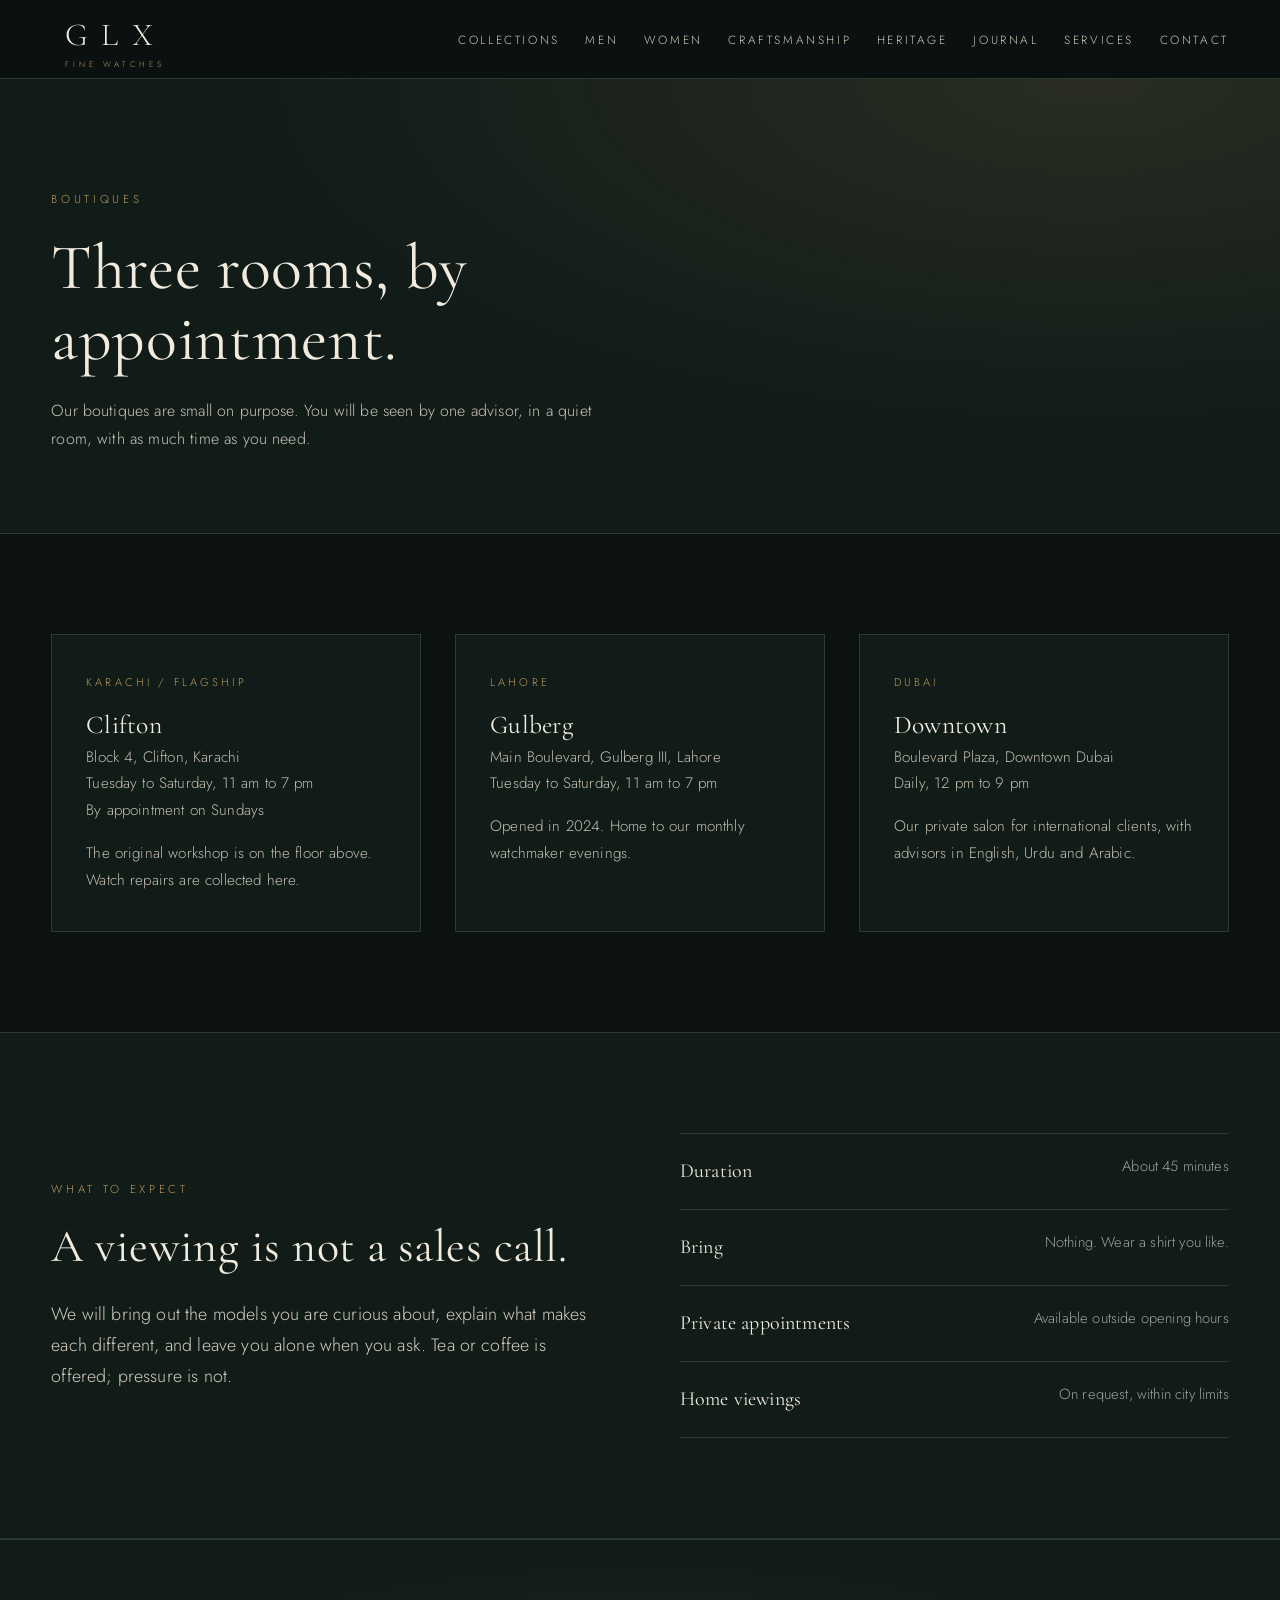
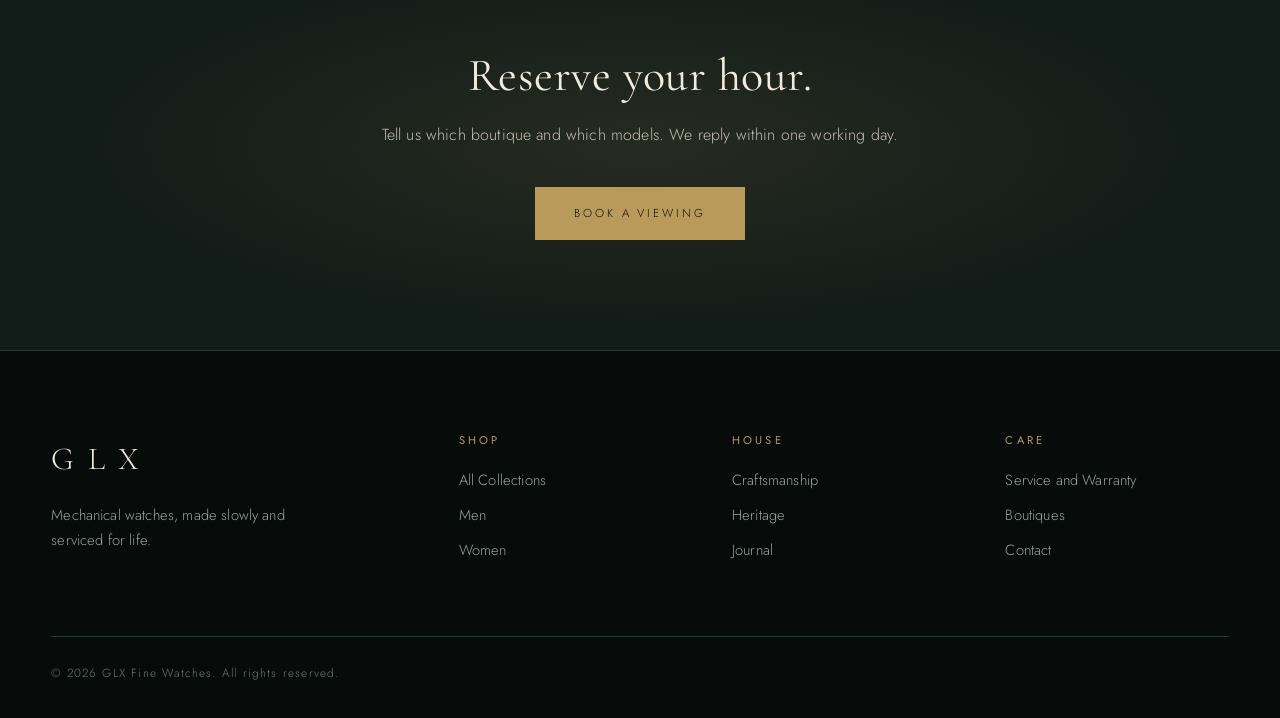
<file: boutiques.html>
<!DOCTYPE html>
<html lang="en">
<head>
<meta charset="utf-8">
<meta name="viewport" content="width=device-width, initial-scale=1">
<title>Boutiques | GLX</title>
<link rel="preconnect" href="https://fonts.googleapis.com">
<link rel="stylesheet" href="https://fonts.googleapis.com/css2?family=Cormorant+Garamond:ital,wght@0,400;0,500;1,400&family=Jost:wght@300;400&display=swap">
<link rel="stylesheet" href="style.css">
</head>
<body>

<header class="site-header">
  <div class="wrap">
    <a class="logo" href="index.html">GLX<small>Fine Watches</small></a>
    <input type="checkbox" id="nav-toggle" class="nav-toggle" aria-label="Open menu">
    <label for="nav-toggle" class="nav-burger"><span></span></label>
    <nav class="site-nav">
      <ul>
        <li><a href="collections.html">Collections</a></li>
        <li><a href="mens.html">Men</a></li>
        <li><a href="womens.html">Women</a></li>
        <li><a href="craftsmanship.html">Craftsmanship</a></li>
        <li><a href="heritage.html">Heritage</a></li>
        <li><a href="journal.html">Journal</a></li>
        <li><a href="services.html">Services</a></li>
        <li><a href="contact.html">Contact</a></li>
      </ul>
    </nav>
  </div>
</header>

<main>

<div class="page-head">
  <div class="wrap">
    <span class="eyebrow">Boutiques</span>
    <h1>Three rooms, by appointment.</h1>
    <p>Our boutiques are small on purpose. You will be seen by one advisor, in a quiet room, with as much time as you need.</p>
  </div>
</div>

<section>
  <div class="wrap">
    <div class="grid">

      <div class="boutique">
        <span class="city">Karachi / Flagship</span>
        <h3>Clifton</h3>
        <p>Block 4, Clifton, Karachi<br>Tuesday to Saturday, 11 am to 7 pm<br>By appointment on Sundays</p>
        <p class="muted">The original workshop is on the floor above. Watch repairs are collected here.</p>
      </div>

      <div class="boutique">
        <span class="city">Lahore</span>
        <h3>Gulberg</h3>
        <p>Main Boulevard, Gulberg III, Lahore<br>Tuesday to Saturday, 11 am to 7 pm</p>
        <p class="muted">Opened in 2024. Home to our monthly watchmaker evenings.</p>
      </div>

      <div class="boutique">
        <span class="city">Dubai</span>
        <h3>Downtown</h3>
        <p>Boulevard Plaza, Downtown Dubai<br>Daily, 12 pm to 9 pm</p>
        <p class="muted">Our private salon for international clients, with advisors in English, Urdu and Arabic.</p>
      </div>

    </div>
  </div>
</section>

<section class="alt">
  <div class="wrap split">
    <div>
      <span class="eyebrow">What to expect</span>
      <h2>A viewing is not a sales call.</h2>
      <p class="lead" style="margin-top:1.6rem">We will bring out the models you are curious about, explain what makes each different, and leave you alone when you ask. Tea or coffee is offered; pressure is not.</p>
    </div>
    <ul class="rule-list">
      <li><b>Duration</b><span>About 45 minutes</span></li>
      <li><b>Bring</b><span>Nothing. Wear a shirt you like.</span></li>
      <li><b>Private appointments</b><span>Available outside opening hours</span></li>
      <li><b>Home viewings</b><span>On request, within city limits</span></li>
    </ul>
  </div>
</section>

<div class="band">
  <div class="wrap">
    <h2>Reserve your hour.</h2>
    <p>Tell us which boutique and which models. We reply within one working day.</p>
    <div class="btn-row"><a class="btn solid" href="contact.html">Book a Viewing</a></div>
  </div>
</div>

</main>

<footer class="site-footer">
  <div class="wrap">
    <div class="foot-grid">
      <div><a class="logo" href="index.html" style="padding-left:0">GLX</a><p>Mechanical watches, made slowly and serviced for life.</p></div>
      <div><h5>Shop</h5><ul><li><a href="collections.html">All Collections</a></li><li><a href="mens.html">Men</a></li><li><a href="womens.html">Women</a></li></ul></div>
      <div><h5>House</h5><ul><li><a href="craftsmanship.html">Craftsmanship</a></li><li><a href="heritage.html">Heritage</a></li><li><a href="journal.html">Journal</a></li></ul></div>
      <div><h5>Care</h5><ul><li><a href="services.html">Service and Warranty</a></li><li><a href="boutiques.html">Boutiques</a></li><li><a href="contact.html">Contact</a></li></ul></div>
    </div>
    <div class="foot-base"><span>&copy; 2026 GLX Fine Watches. All rights reserved.</span></div>
  </div>
</footer>

</body>
</html>
</file>
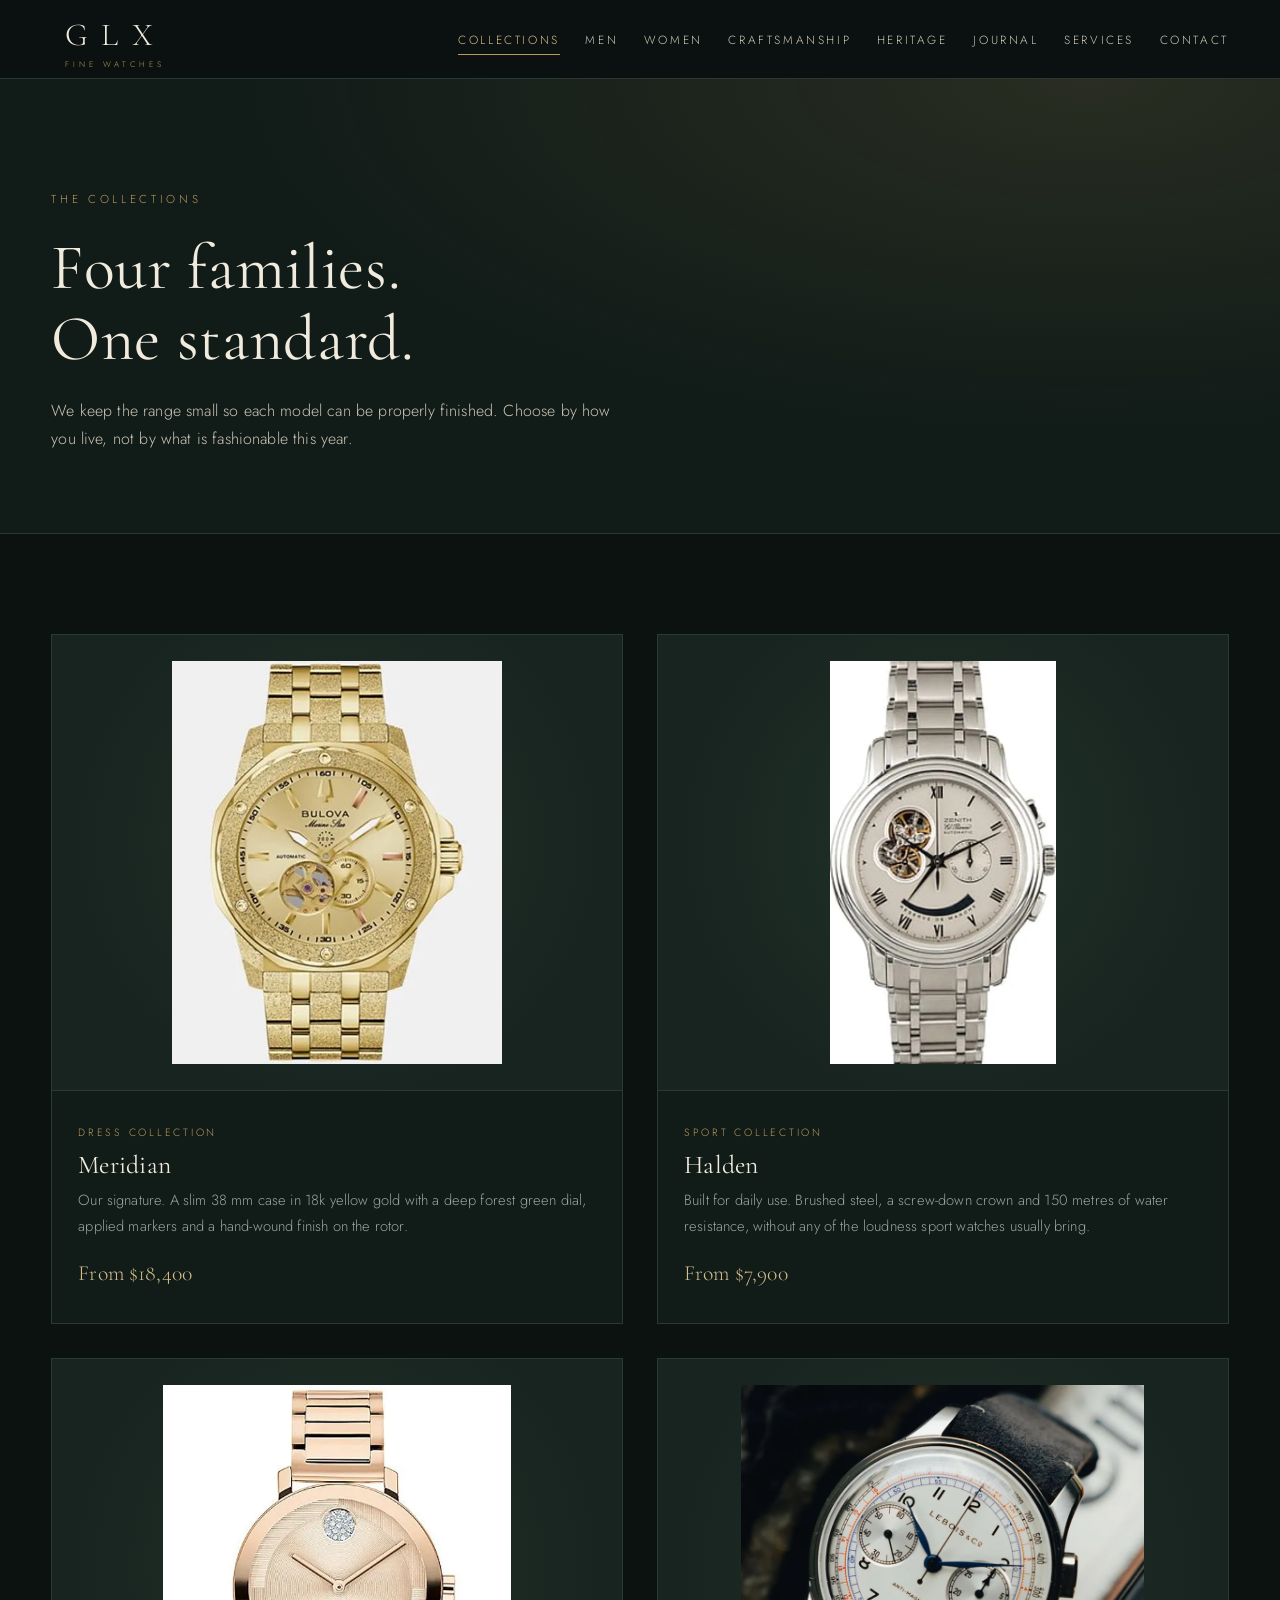
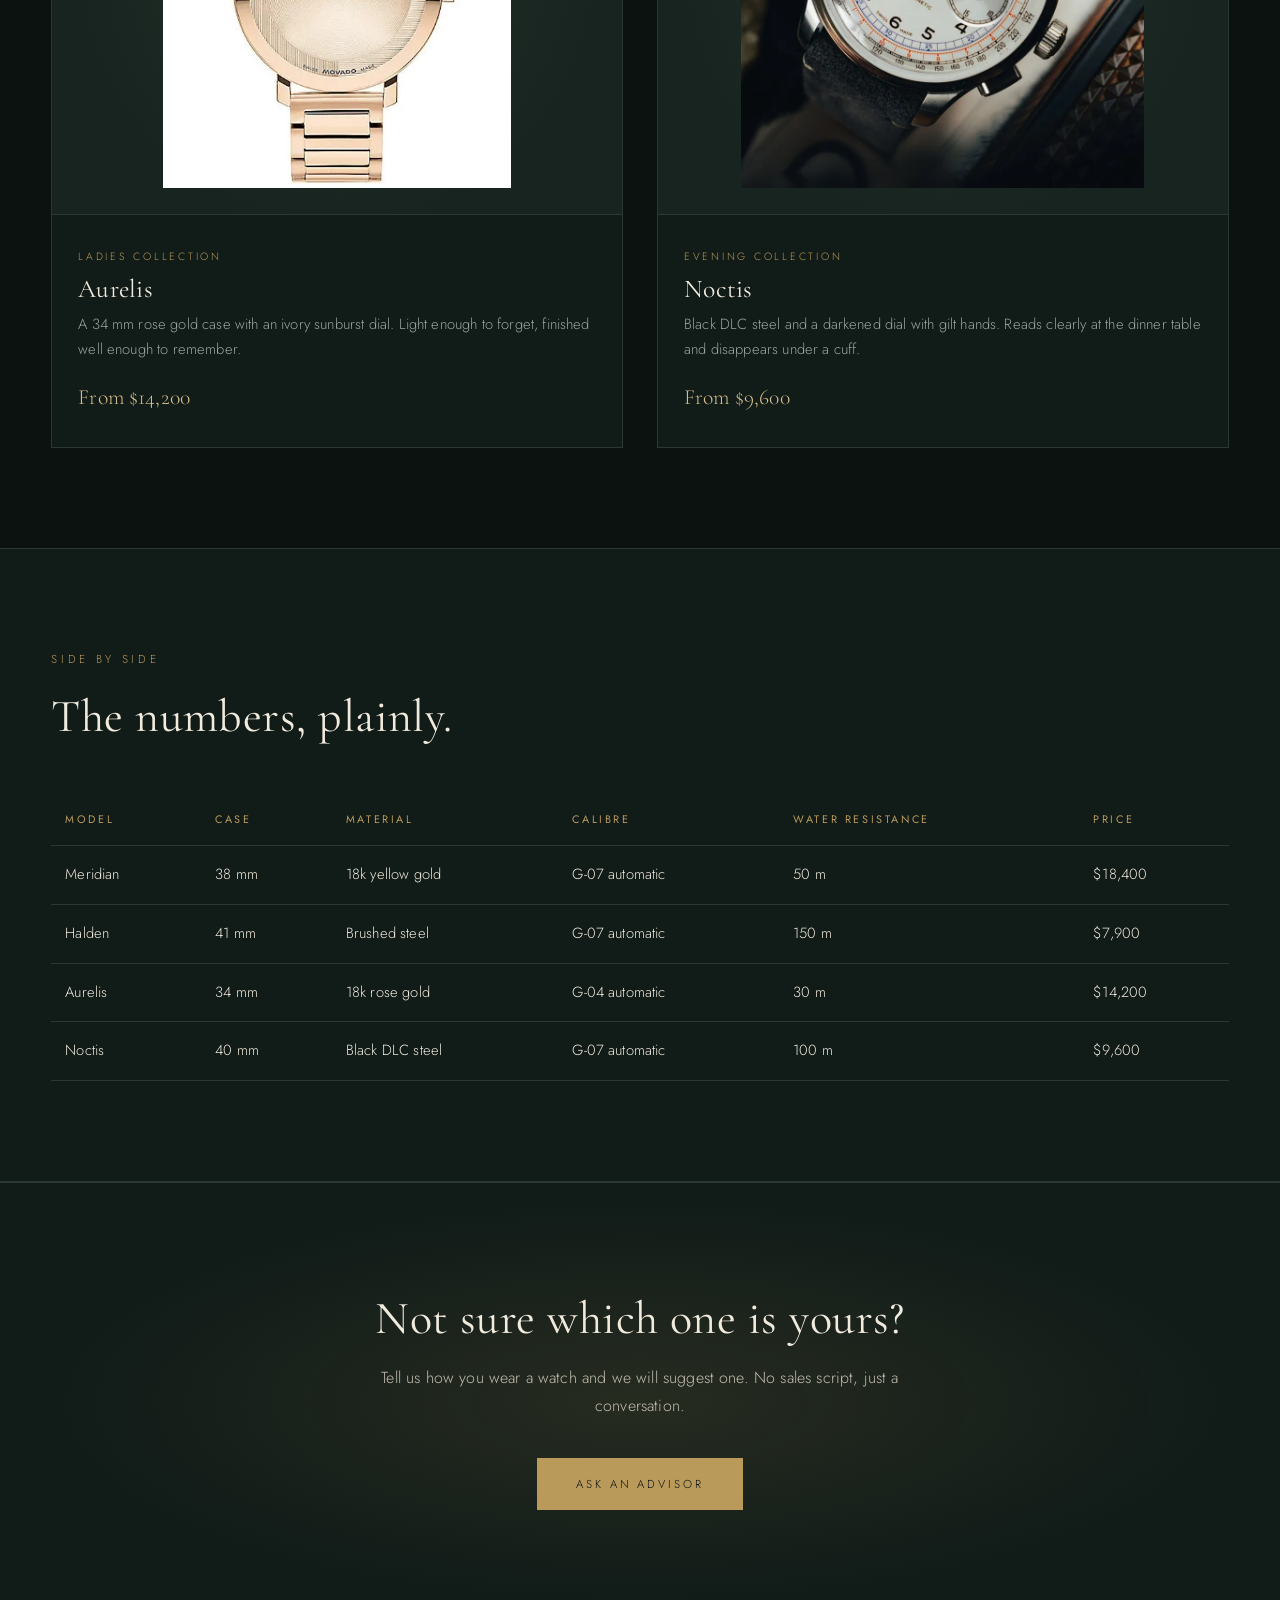
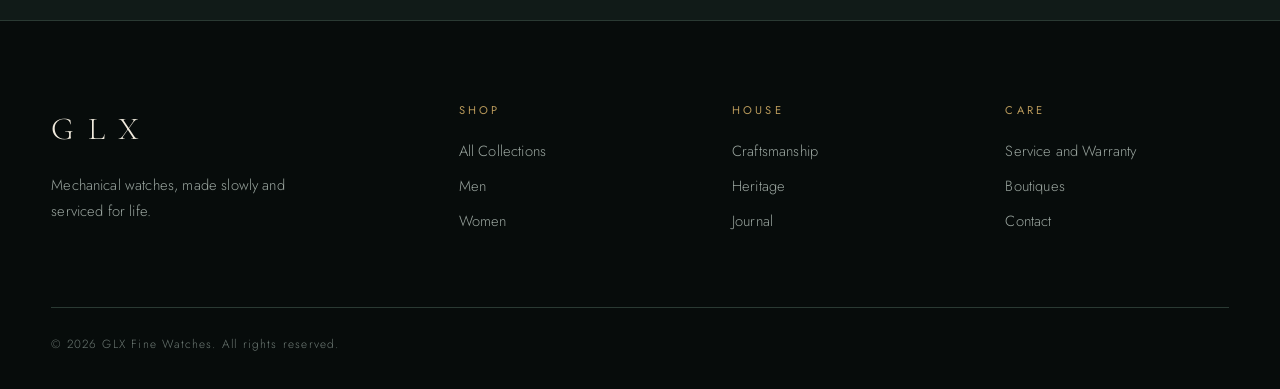
<file: collections.html>
<!DOCTYPE html>
<html lang="en">
<head>
<meta charset="utf-8">
<meta name="viewport" content="width=device-width, initial-scale=1">
<title>Collections | GLX</title>
<link rel="preconnect" href="https://fonts.googleapis.com">
<link rel="stylesheet" href="https://fonts.googleapis.com/css2?family=Cormorant+Garamond:ital,wght@0,400;0,500;1,400&family=Jost:wght@300;400&display=swap">
<link rel="stylesheet" href="style.css">
</head>
<body>

<header class="site-header">
  <div class="wrap">
    <a class="logo" href="index.html">GLX<small>Fine Watches</small></a>
    <input type="checkbox" id="nav-toggle" class="nav-toggle" aria-label="Open menu">
    <label for="nav-toggle" class="nav-burger"><span></span></label>
    <nav class="site-nav">
      <ul>
        <li><a class="current" href="collections.html">Collections</a></li>
        <li><a href="mens.html">Men</a></li>
        <li><a href="womens.html">Women</a></li>
        <li><a href="craftsmanship.html">Craftsmanship</a></li>
        <li><a href="heritage.html">Heritage</a></li>
        <li><a href="journal.html">Journal</a></li>
        <li><a href="services.html">Services</a></li>
        <li><a href="contact.html">Contact</a></li>
      </ul>
    </nav>
  </div>
</header>

<main>

<div class="page-head">
  <div class="wrap">
    <span class="eyebrow">The Collections</span>
    <h1>Four families. One standard.</h1>
    <p>We keep the range small so each model can be properly finished. Choose by how you live, not by what is fashionable this year.</p>
  </div>
</div>

<section>
  <div class="wrap">
    <div class="grid two">
      <a class="card" href="contact.html">
        <figure style="aspect-ratio:1/0.8"><img src="GOLD.webp" alt="Meridian"></figure>
        <div class="card-body"><span class="tag">Dress collection</span><h3>Meridian</h3><p>Our signature. A slim 38 mm case in 18k yellow gold with a deep forest green dial, applied markers and a hand-wound finish on the rotor.</p><div class="price">From $18,400</div></div>
      </a>
      <a class="card" href="contact.html">
        <figure style="aspect-ratio:1/0.8"><img src="STEEL.webp" alt="Halden"></figure>
        <div class="card-body"><span class="tag">Sport collection</span><h3>Halden</h3><p>Built for daily use. Brushed steel, a screw-down crown and 150 metres of water resistance, without any of the loudness sport watches usually bring.</p><div class="price">From $7,900</div></div>
      </a>
      <a class="card" href="contact.html">
        <figure style="aspect-ratio:1/0.8"><img src="ROSE.webp" alt="Aurelis"></figure>
        <div class="card-body"><span class="tag">Ladies collection</span><h3>Aurelis</h3><p>A 34 mm rose gold case with an ivory sunburst dial. Light enough to forget, finished well enough to remember.</p><div class="price">From $14,200</div></div>
      </a>
      <a class="card" href="contact.html">
        <figure style="aspect-ratio:1/0.8"><img src="BLACK.webp" alt="Noctis"></figure>
        <div class="card-body"><span class="tag">Evening collection</span><h3>Noctis</h3><p>Black DLC steel and a darkened dial with gilt hands. Reads clearly at the dinner table and disappears under a cuff.</p><div class="price">From $9,600</div></div>
      </a>
    </div>
  </div>
</section>

<section class="alt">
  <div class="wrap">
    <div class="section-title">
      <span class="eyebrow">Side by side</span>
      <h2>The numbers, plainly.</h2>
    </div>
    <table class="spec">
      <thead>
        <tr><th>Model</th><th>Case</th><th>Material</th><th>Calibre</th><th>Water resistance</th><th>Price</th></tr>
      </thead>
      <tbody>
        <tr><td>Meridian</td><td>38 mm</td><td>18k yellow gold</td><td>G-07 automatic</td><td>50 m</td><td>$18,400</td></tr>
        <tr><td>Halden</td><td>41 mm</td><td>Brushed steel</td><td>G-07 automatic</td><td>150 m</td><td>$7,900</td></tr>
        <tr><td>Aurelis</td><td>34 mm</td><td>18k rose gold</td><td>G-04 automatic</td><td>30 m</td><td>$14,200</td></tr>
        <tr><td>Noctis</td><td>40 mm</td><td>Black DLC steel</td><td>G-07 automatic</td><td>100 m</td><td>$9,600</td></tr>
      </tbody>
    </table>
  </div>
</section>

<div class="band">
  <div class="wrap">
    <h2>Not sure which one is yours?</h2>
    <p>Tell us how you wear a watch and we will suggest one. No sales script, just a conversation.</p>
    <div class="btn-row"><a class="btn solid" href="contact.html">Ask an Advisor</a></div>
  </div>
</div>

</main>

<footer class="site-footer">
  <div class="wrap">
    <div class="foot-grid">
      <div><a class="logo" href="index.html" style="padding-left:0">GLX</a><p>Mechanical watches, made slowly and serviced for life.</p></div>
      <div><h5>Shop</h5><ul><li><a href="collections.html">All Collections</a></li><li><a href="mens.html">Men</a></li><li><a href="womens.html">Women</a></li></ul></div>
      <div><h5>House</h5><ul><li><a href="craftsmanship.html">Craftsmanship</a></li><li><a href="heritage.html">Heritage</a></li><li><a href="journal.html">Journal</a></li></ul></div>
      <div><h5>Care</h5><ul><li><a href="services.html">Service and Warranty</a></li><li><a href="boutiques.html">Boutiques</a></li><li><a href="contact.html">Contact</a></li></ul></div>
    </div>
    <div class="foot-base"><span>&copy; 2026 GLX Fine Watches. All rights reserved.</span></div>
  </div>
</footer>

</body>
</html>
</file>
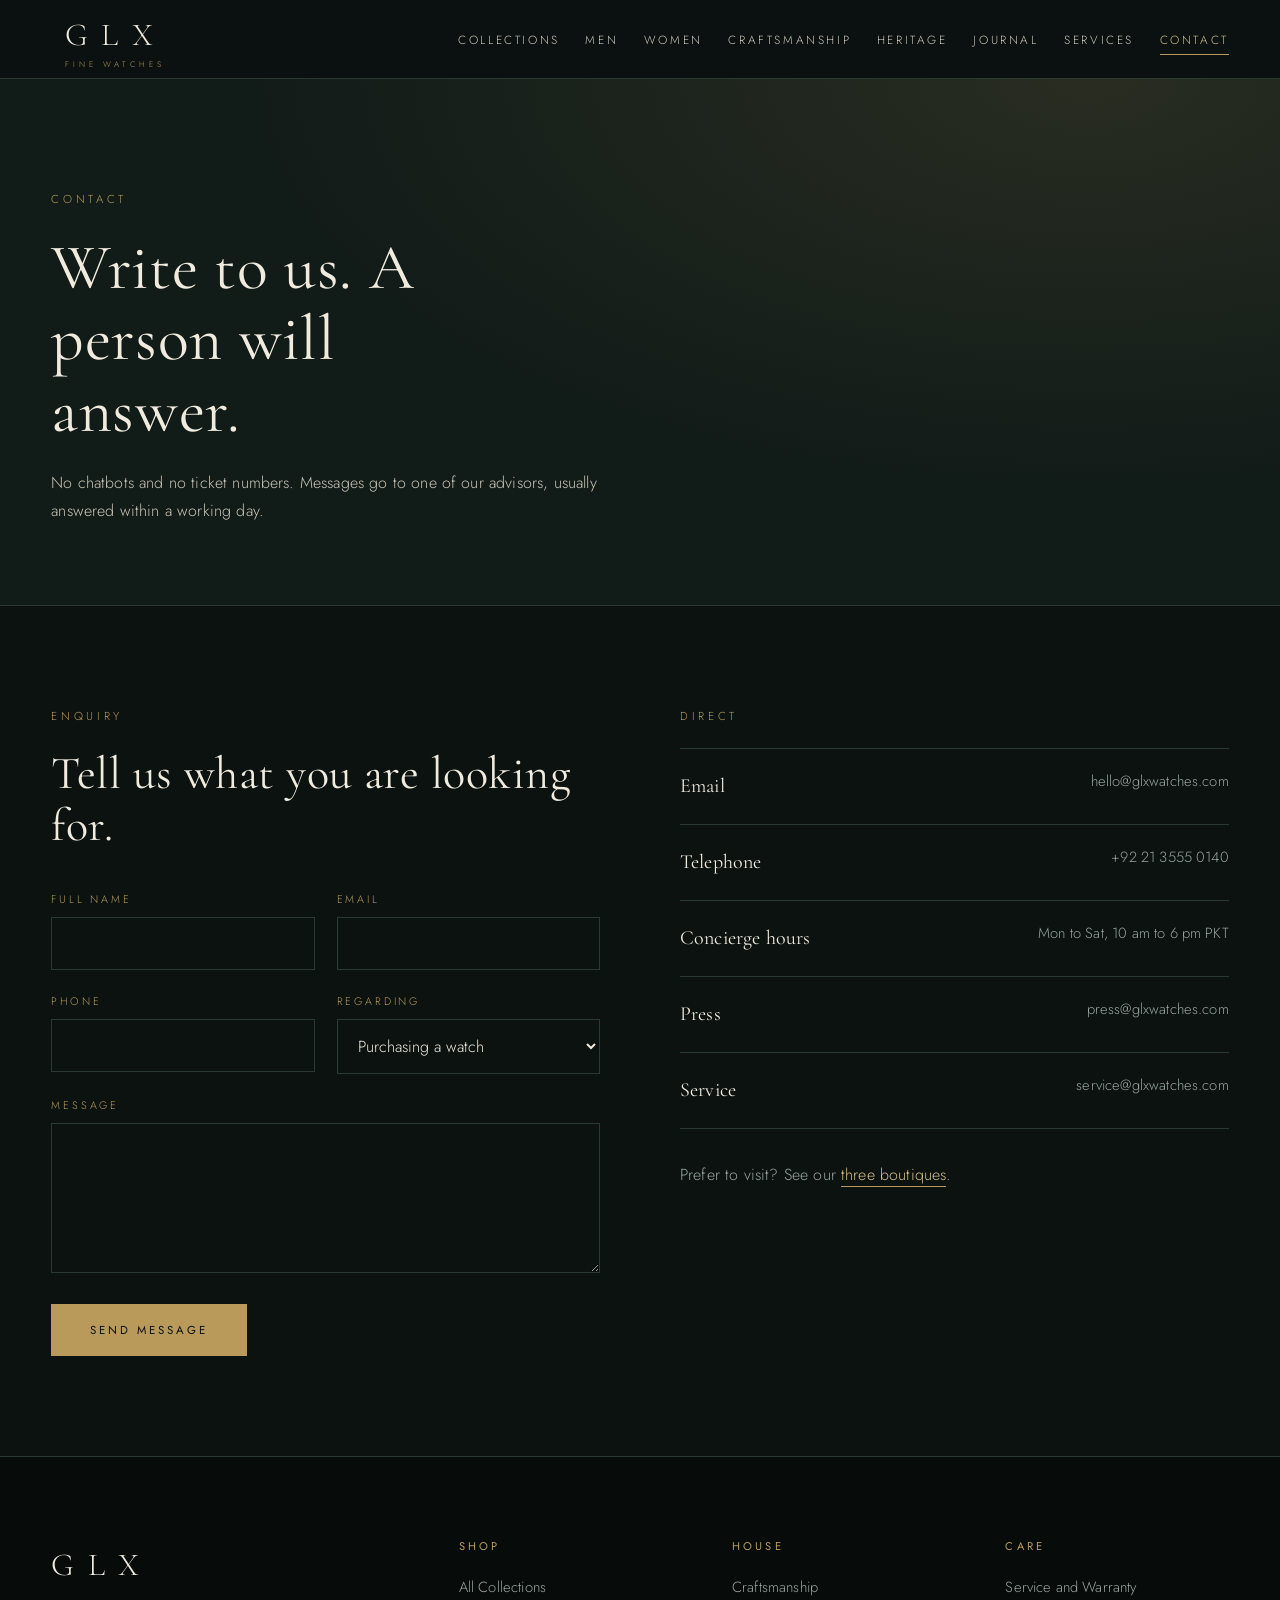
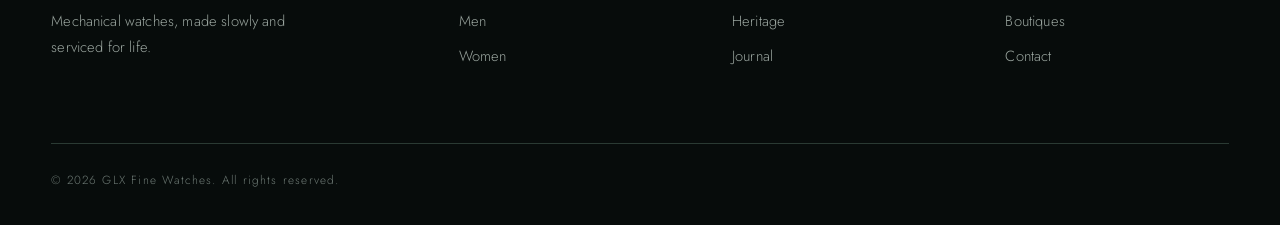
<file: contact.html>
<!DOCTYPE html>
<html lang="en">
<head>
<meta charset="utf-8">
<meta name="viewport" content="width=device-width, initial-scale=1">
<title>Contact | GLX</title>
<link rel="preconnect" href="https://fonts.googleapis.com">
<link rel="stylesheet" href="https://fonts.googleapis.com/css2?family=Cormorant+Garamond:ital,wght@0,400;0,500;1,400&family=Jost:wght@300;400&display=swap">
<link rel="stylesheet" href="style.css">
</head>
<body>

<header class="site-header">
  <div class="wrap">
    <a class="logo" href="index.html">GLX<small>Fine Watches</small></a>
    <input type="checkbox" id="nav-toggle" class="nav-toggle" aria-label="Open menu">
    <label for="nav-toggle" class="nav-burger"><span></span></label>
    <nav class="site-nav">
      <ul>
        <li><a href="collections.html">Collections</a></li>
        <li><a href="mens.html">Men</a></li>
        <li><a href="womens.html">Women</a></li>
        <li><a href="craftsmanship.html">Craftsmanship</a></li>
        <li><a href="heritage.html">Heritage</a></li>
        <li><a href="journal.html">Journal</a></li>
        <li><a href="services.html">Services</a></li>
        <li><a class="current" href="contact.html">Contact</a></li>
      </ul>
    </nav>
  </div>
</header>

<main>

<div class="page-head">
  <div class="wrap">
    <span class="eyebrow">Contact</span>
    <h1>Write to us. A person will answer.</h1>
    <p>No chatbots and no ticket numbers. Messages go to one of our advisors, usually answered within a working day.</p>
  </div>
</div>

<section>
  <div class="wrap split" style="align-items:start">

    <div>
      <span class="eyebrow">Enquiry</span>
      <h2 style="margin-bottom:2.4rem">Tell us what you are looking for.</h2>
      <form class="contact" action="mailto:hello@glxwatches.com" method="post" enctype="text/plain">
        <div class="two-col">
          <div><label for="name">Full name</label><input id="name" name="name" type="text" required></div>
          <div><label for="email">Email</label><input id="email" name="email" type="email" required></div>
        </div>
        <div class="two-col">
          <div><label for="phone">Phone</label><input id="phone" name="phone" type="tel"></div>
          <div>
            <label for="topic">Regarding</label>
            <select id="topic" name="topic">
              <option>Purchasing a watch</option>
              <option>Booking a viewing</option>
              <option>Service or repair</option>
              <option>Gift advice</option>
              <option>Something else</option>
            </select>
          </div>
        </div>
        <div><label for="message">Message</label><textarea id="message" name="message"></textarea></div>
        <button type="submit">Send Message</button>
      </form>
    </div>

    <div>
      <span class="eyebrow">Direct</span>
      <ul class="rule-list">
        <li><b>Email</b><span>hello@glxwatches.com</span></li>
        <li><b>Telephone</b><span>+92 21 3555 0140</span></li>
        <li><b>Concierge hours</b><span>Mon to Sat, 10 am to 6 pm PKT</span></li>
        <li><b>Press</b><span>press@glxwatches.com</span></li>
        <li><b>Service</b><span>service@glxwatches.com</span></li>
      </ul>
      <p class="muted" style="margin-top:2rem">Prefer to visit? See our <a href="boutiques.html" style="color:var(--gold-soft);border-bottom:1px solid var(--gold)">three boutiques</a>.</p>
    </div>

  </div>
</section>

</main>

<footer class="site-footer">
  <div class="wrap">
    <div class="foot-grid">
      <div><a class="logo" href="index.html" style="padding-left:0">GLX</a><p>Mechanical watches, made slowly and serviced for life.</p></div>
      <div><h5>Shop</h5><ul><li><a href="collections.html">All Collections</a></li><li><a href="mens.html">Men</a></li><li><a href="womens.html">Women</a></li></ul></div>
      <div><h5>House</h5><ul><li><a href="craftsmanship.html">Craftsmanship</a></li><li><a href="heritage.html">Heritage</a></li><li><a href="journal.html">Journal</a></li></ul></div>
      <div><h5>Care</h5><ul><li><a href="services.html">Service and Warranty</a></li><li><a href="boutiques.html">Boutiques</a></li><li><a href="contact.html">Contact</a></li></ul></div>
    </div>
    <div class="foot-base"><span>&copy; 2026 GLX Fine Watches. All rights reserved.</span></div>
  </div>
</footer>

</body>
</html>
</file>
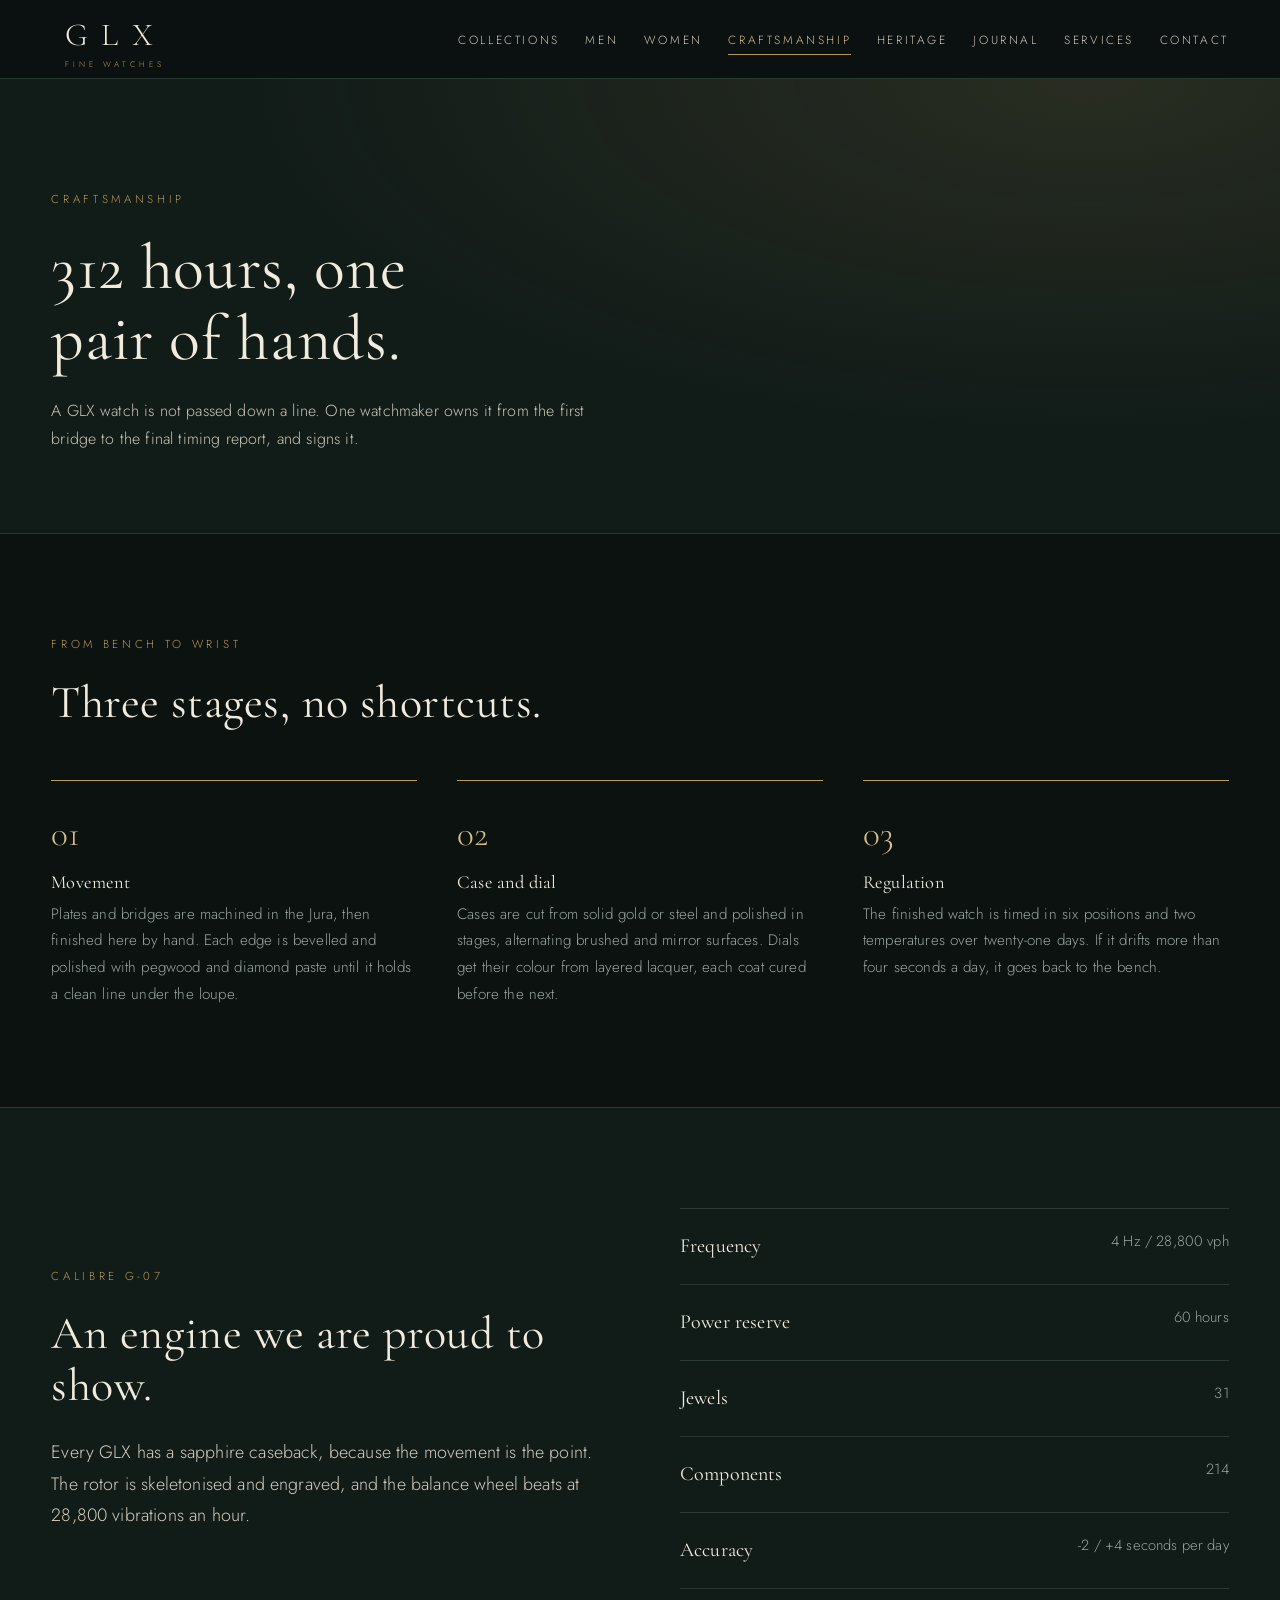
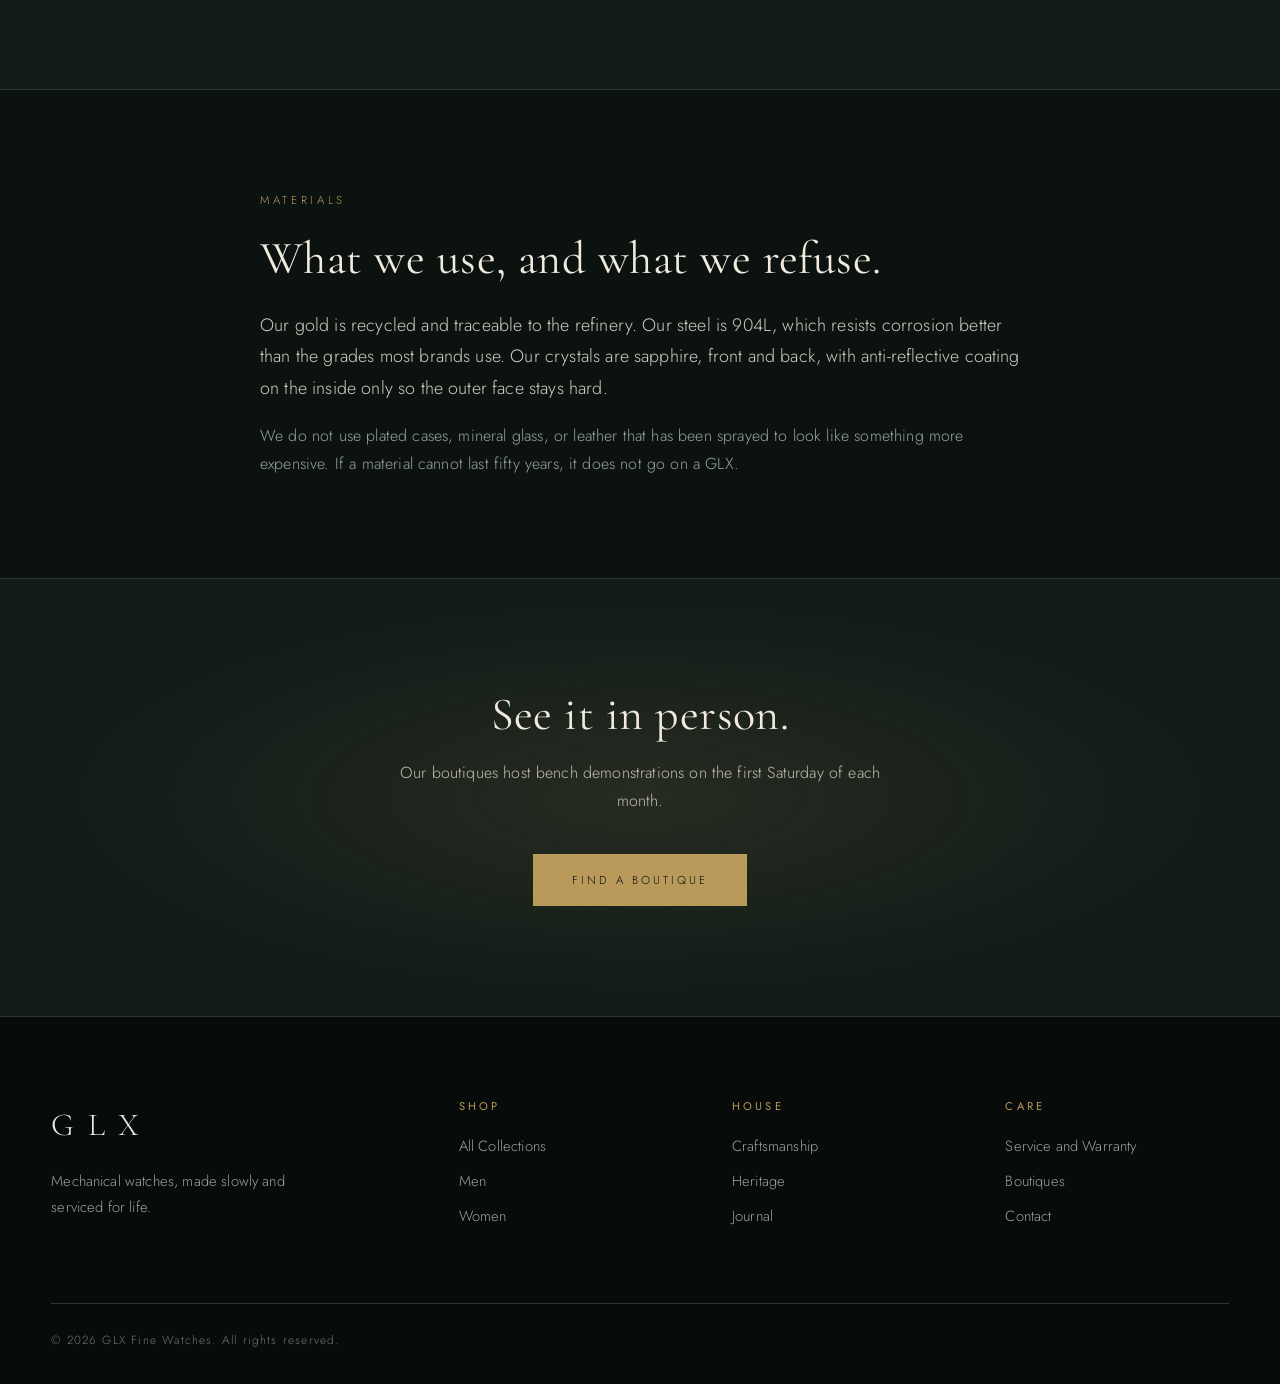
<file: craftsmanship.html>
<!DOCTYPE html>
<html lang="en">
<head>
<meta charset="utf-8">
<meta name="viewport" content="width=device-width, initial-scale=1">
<title>Craftsmanship | GLX</title>
<link rel="preconnect" href="https://fonts.googleapis.com">
<link rel="stylesheet" href="https://fonts.googleapis.com/css2?family=Cormorant+Garamond:ital,wght@0,400;0,500;1,400&family=Jost:wght@300;400&display=swap">
<link rel="stylesheet" href="style.css">
</head>
<body>

<header class="site-header">
  <div class="wrap">
    <a class="logo" href="index.html">GLX<small>Fine Watches</small></a>
    <input type="checkbox" id="nav-toggle" class="nav-toggle" aria-label="Open menu">
    <label for="nav-toggle" class="nav-burger"><span></span></label>
    <nav class="site-nav">
      <ul>
        <li><a href="collections.html">Collections</a></li>
        <li><a href="mens.html">Men</a></li>
        <li><a href="womens.html">Women</a></li>
        <li><a class="current" href="craftsmanship.html">Craftsmanship</a></li>
        <li><a href="heritage.html">Heritage</a></li>
        <li><a href="journal.html">Journal</a></li>
        <li><a href="services.html">Services</a></li>
        <li><a href="contact.html">Contact</a></li>
      </ul>
    </nav>
  </div>
</header>

<main>

<div class="page-head">
  <div class="wrap">
    <span class="eyebrow">Craftsmanship</span>
    <h1>312 hours, one pair of hands.</h1>
    <p>A GLX watch is not passed down a line. One watchmaker owns it from the first bridge to the final timing report, and signs it.</p>
  </div>
</div>

<section>
  <div class="wrap">
    <div class="section-title">
      <span class="eyebrow">From bench to wrist</span>
      <h2>Three stages, no shortcuts.</h2>
    </div>
    <ol class="steps">
      <li>
        <h4>Movement</h4>
        <p>Plates and bridges are machined in the Jura, then finished here by hand. Each edge is bevelled and polished with pegwood and diamond paste until it holds a clean line under the loupe.</p>
      </li>
      <li>
        <h4>Case and dial</h4>
        <p>Cases are cut from solid gold or steel and polished in stages, alternating brushed and mirror surfaces. Dials get their colour from layered lacquer, each coat cured before the next.</p>
      </li>
      <li>
        <h4>Regulation</h4>
        <p>The finished watch is timed in six positions and two temperatures over twenty-one days. If it drifts more than four seconds a day, it goes back to the bench.</p>
      </li>
    </ol>
  </div>
</section>

<section class="alt">
  <div class="wrap split">
    <div>
      <span class="eyebrow">Calibre G-07</span>
      <h2>An engine we are proud to show.</h2>
      <p class="lead" style="margin-top:1.6rem">Every GLX has a sapphire caseback, because the movement is the point. The rotor is skeletonised and engraved, and the balance wheel beats at 28,800 vibrations an hour.</p>
    </div>
    <ul class="rule-list">
      <li><b>Frequency</b><span>4 Hz / 28,800 vph</span></li>
      <li><b>Power reserve</b><span>60 hours</span></li>
      <li><b>Jewels</b><span>31</span></li>
      <li><b>Components</b><span>214</span></li>
      <li><b>Accuracy</b><span>-2 / +4 seconds per day</span></li>
    </ul>
  </div>
</section>

<section>
  <div class="narrow">
    <span class="eyebrow">Materials</span>
    <h2>What we use, and what we refuse.</h2>
    <p class="lead" style="margin-top:1.6rem">Our gold is recycled and traceable to the refinery. Our steel is 904L, which resists corrosion better than the grades most brands use. Our crystals are sapphire, front and back, with anti-reflective coating on the inside only so the outer face stays hard.</p>
    <p class="muted">We do not use plated cases, mineral glass, or leather that has been sprayed to look like something more expensive. If a material cannot last fifty years, it does not go on a GLX.</p>
  </div>
</section>

<div class="band">
  <div class="wrap">
    <h2>See it in person.</h2>
    <p>Our boutiques host bench demonstrations on the first Saturday of each month.</p>
    <div class="btn-row"><a class="btn solid" href="boutiques.html">Find a Boutique</a></div>
  </div>
</div>

</main>

<footer class="site-footer">
  <div class="wrap">
    <div class="foot-grid">
      <div><a class="logo" href="index.html" style="padding-left:0">GLX</a><p>Mechanical watches, made slowly and serviced for life.</p></div>
      <div><h5>Shop</h5><ul><li><a href="collections.html">All Collections</a></li><li><a href="mens.html">Men</a></li><li><a href="womens.html">Women</a></li></ul></div>
      <div><h5>House</h5><ul><li><a href="craftsmanship.html">Craftsmanship</a></li><li><a href="heritage.html">Heritage</a></li><li><a href="journal.html">Journal</a></li></ul></div>
      <div><h5>Care</h5><ul><li><a href="services.html">Service and Warranty</a></li><li><a href="boutiques.html">Boutiques</a></li><li><a href="contact.html">Contact</a></li></ul></div>
    </div>
    <div class="foot-base"><span>&copy; 2026 GLX Fine Watches. All rights reserved.</span></div>
  </div>
</footer>

</body>
</html>
</file>
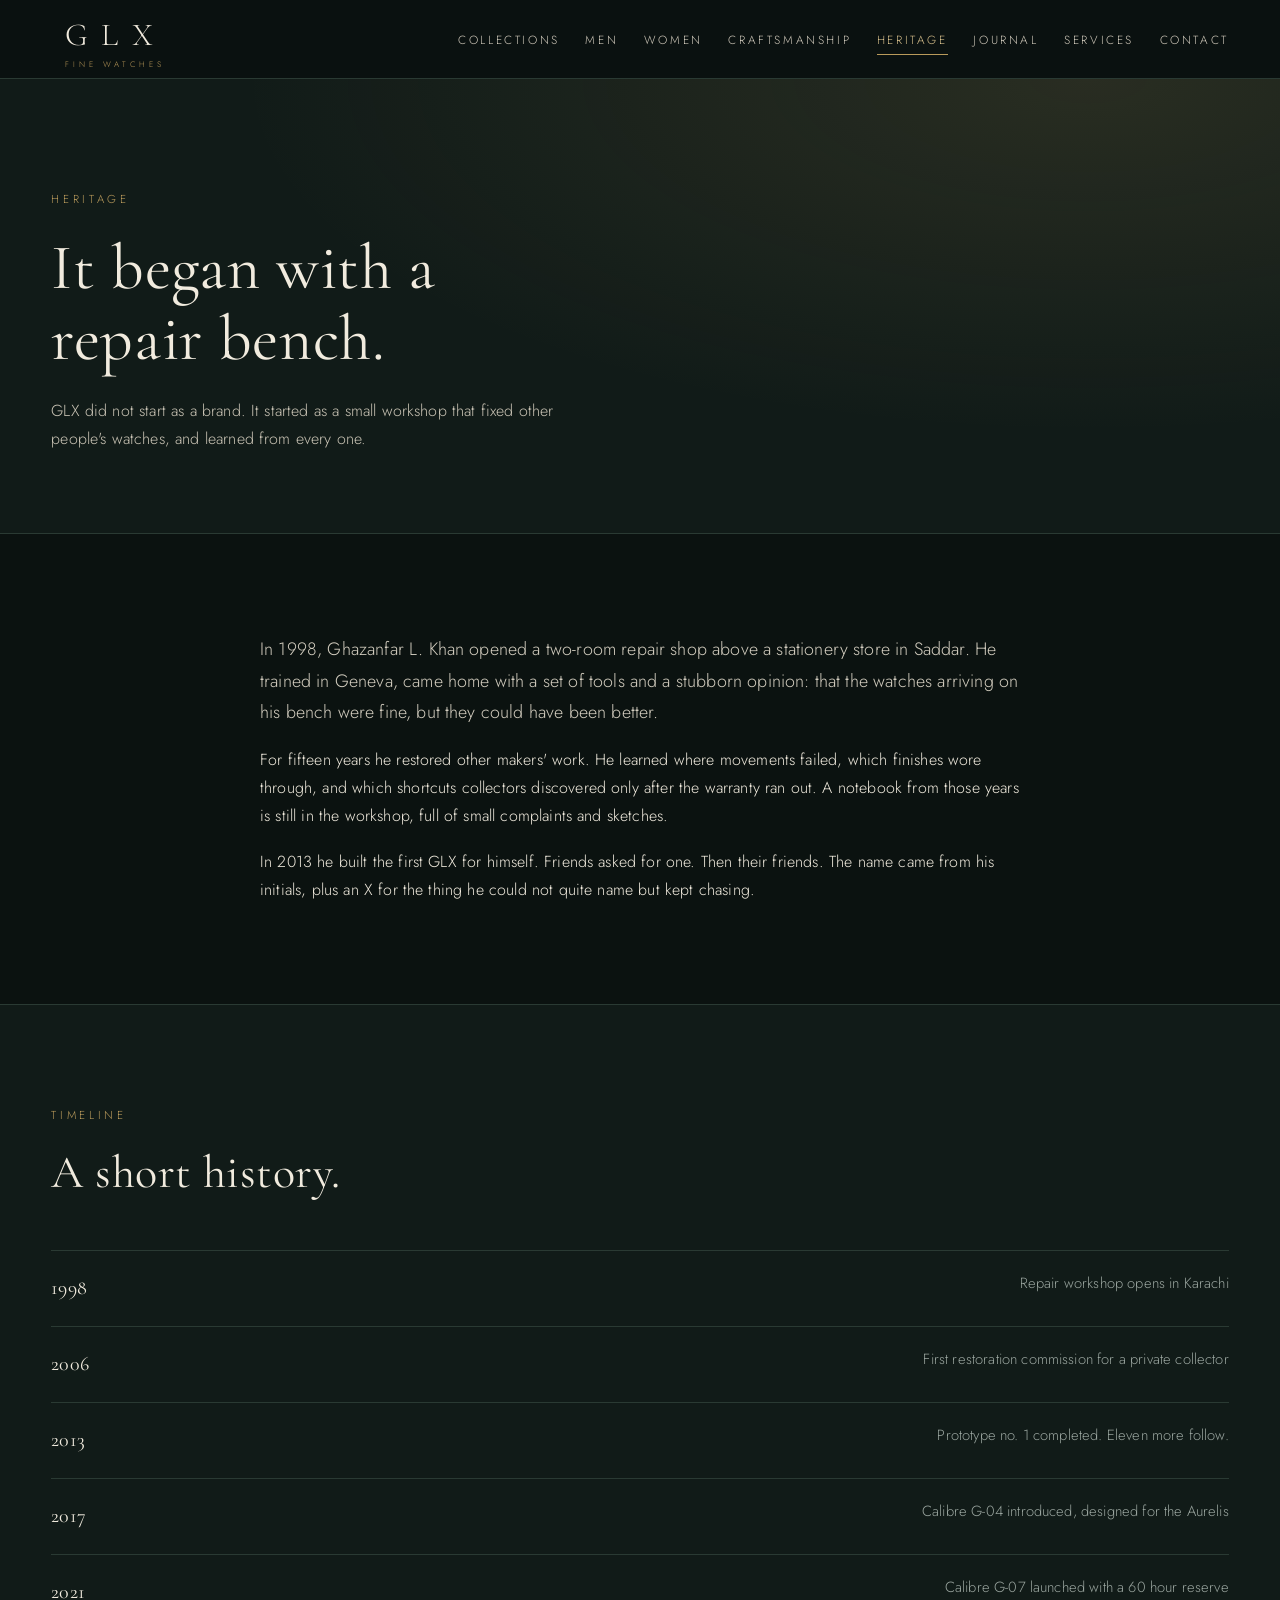
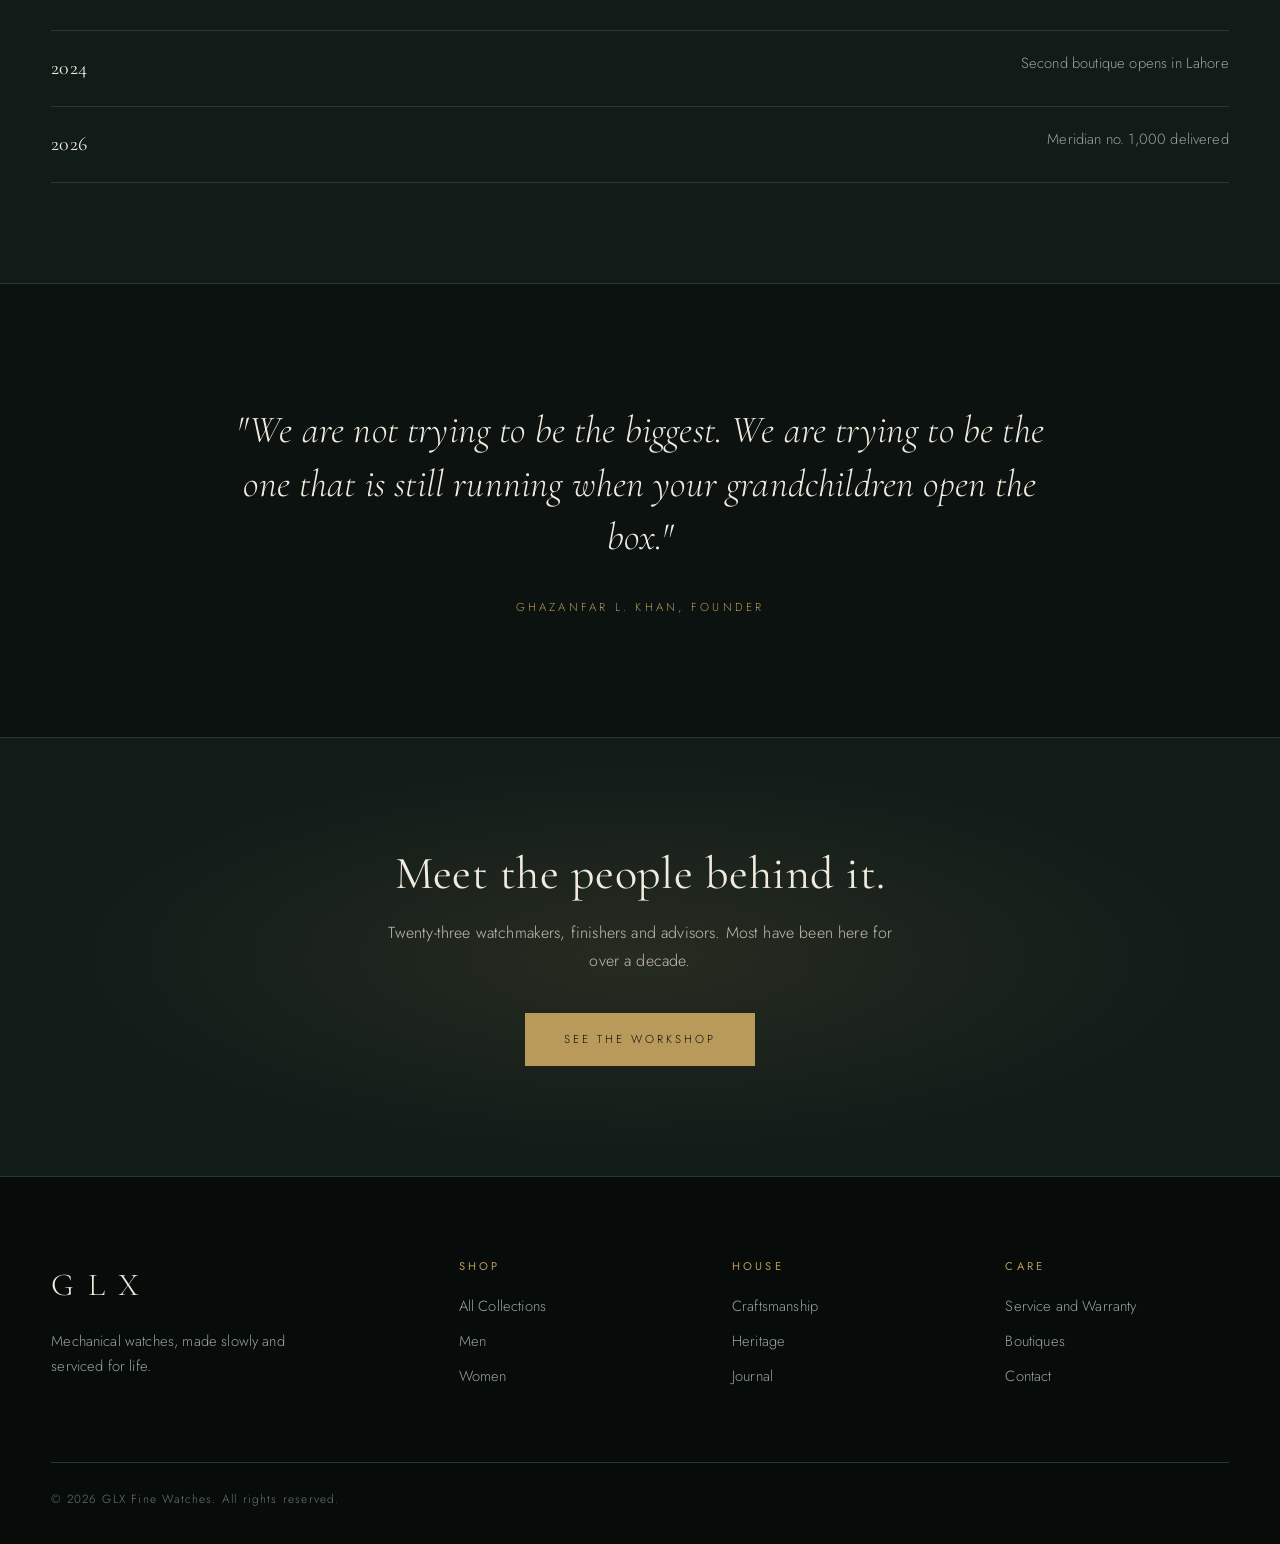
<file: heritage.html>
<!DOCTYPE html>
<html lang="en">
<head>
<meta charset="utf-8">
<meta name="viewport" content="width=device-width, initial-scale=1">
<title>Heritage | GLX</title>
<link rel="preconnect" href="https://fonts.googleapis.com">
<link rel="stylesheet" href="https://fonts.googleapis.com/css2?family=Cormorant+Garamond:ital,wght@0,400;0,500;1,400&family=Jost:wght@300;400&display=swap">
<link rel="stylesheet" href="style.css">
</head>
<body>

<header class="site-header">
  <div class="wrap">
    <a class="logo" href="index.html">GLX<small>Fine Watches</small></a>
    <input type="checkbox" id="nav-toggle" class="nav-toggle" aria-label="Open menu">
    <label for="nav-toggle" class="nav-burger"><span></span></label>
    <nav class="site-nav">
      <ul>
        <li><a href="collections.html">Collections</a></li>
        <li><a href="mens.html">Men</a></li>
        <li><a href="womens.html">Women</a></li>
        <li><a href="craftsmanship.html">Craftsmanship</a></li>
        <li><a class="current" href="heritage.html">Heritage</a></li>
        <li><a href="journal.html">Journal</a></li>
        <li><a href="services.html">Services</a></li>
        <li><a href="contact.html">Contact</a></li>
      </ul>
    </nav>
  </div>
</header>

<main>

<div class="page-head">
  <div class="wrap">
    <span class="eyebrow">Heritage</span>
    <h1>It began with a repair bench.</h1>
    <p>GLX did not start as a brand. It started as a small workshop that fixed other people's watches, and learned from every one.</p>
  </div>
</div>

<section>
  <div class="narrow">
    <p class="lead">In 1998, Ghazanfar L. Khan opened a two-room repair shop above a stationery store in Saddar. He trained in Geneva, came home with a set of tools and a stubborn opinion: that the watches arriving on his bench were fine, but they could have been better.</p>
    <p>For fifteen years he restored other makers' work. He learned where movements failed, which finishes wore through, and which shortcuts collectors discovered only after the warranty ran out. A notebook from those years is still in the workshop, full of small complaints and sketches.</p>
    <p>In 2013 he built the first GLX for himself. Friends asked for one. Then their friends. The name came from his initials, plus an X for the thing he could not quite name but kept chasing.</p>
  </div>
</section>

<section class="alt">
  <div class="wrap">
    <div class="section-title">
      <span class="eyebrow">Timeline</span>
      <h2>A short history.</h2>
    </div>
    <ul class="rule-list">
      <li><b>1998</b><span>Repair workshop opens in Karachi</span></li>
      <li><b>2006</b><span>First restoration commission for a private collector</span></li>
      <li><b>2013</b><span>Prototype no. 1 completed. Eleven more follow.</span></li>
      <li><b>2017</b><span>Calibre G-04 introduced, designed for the Aurelis</span></li>
      <li><b>2021</b><span>Calibre G-07 launched with a 60 hour reserve</span></li>
      <li><b>2024</b><span>Second boutique opens in Lahore</span></li>
      <li><b>2026</b><span>Meridian no. 1,000 delivered</span></li>
    </ul>
  </div>
</section>

<div class="quote">
  <div class="wrap">
    <blockquote>"We are not trying to be the biggest. We are trying to be the one that is still running when your grandchildren open the box."</blockquote>
    <cite>Ghazanfar L. Khan, Founder</cite>
  </div>
</div>

<div class="band">
  <div class="wrap">
    <h2>Meet the people behind it.</h2>
    <p>Twenty-three watchmakers, finishers and advisors. Most have been here for over a decade.</p>
    <div class="btn-row"><a class="btn solid" href="craftsmanship.html">See the Workshop</a></div>
  </div>
</div>

</main>

<footer class="site-footer">
  <div class="wrap">
    <div class="foot-grid">
      <div><a class="logo" href="index.html" style="padding-left:0">GLX</a><p>Mechanical watches, made slowly and serviced for life.</p></div>
      <div><h5>Shop</h5><ul><li><a href="collections.html">All Collections</a></li><li><a href="mens.html">Men</a></li><li><a href="womens.html">Women</a></li></ul></div>
      <div><h5>House</h5><ul><li><a href="craftsmanship.html">Craftsmanship</a></li><li><a href="heritage.html">Heritage</a></li><li><a href="journal.html">Journal</a></li></ul></div>
      <div><h5>Care</h5><ul><li><a href="services.html">Service and Warranty</a></li><li><a href="boutiques.html">Boutiques</a></li><li><a href="contact.html">Contact</a></li></ul></div>
    </div>
    <div class="foot-base"><span>&copy; 2026 GLX Fine Watches. All rights reserved.</span></div>
  </div>
</footer>

</body>
</html>
</file>
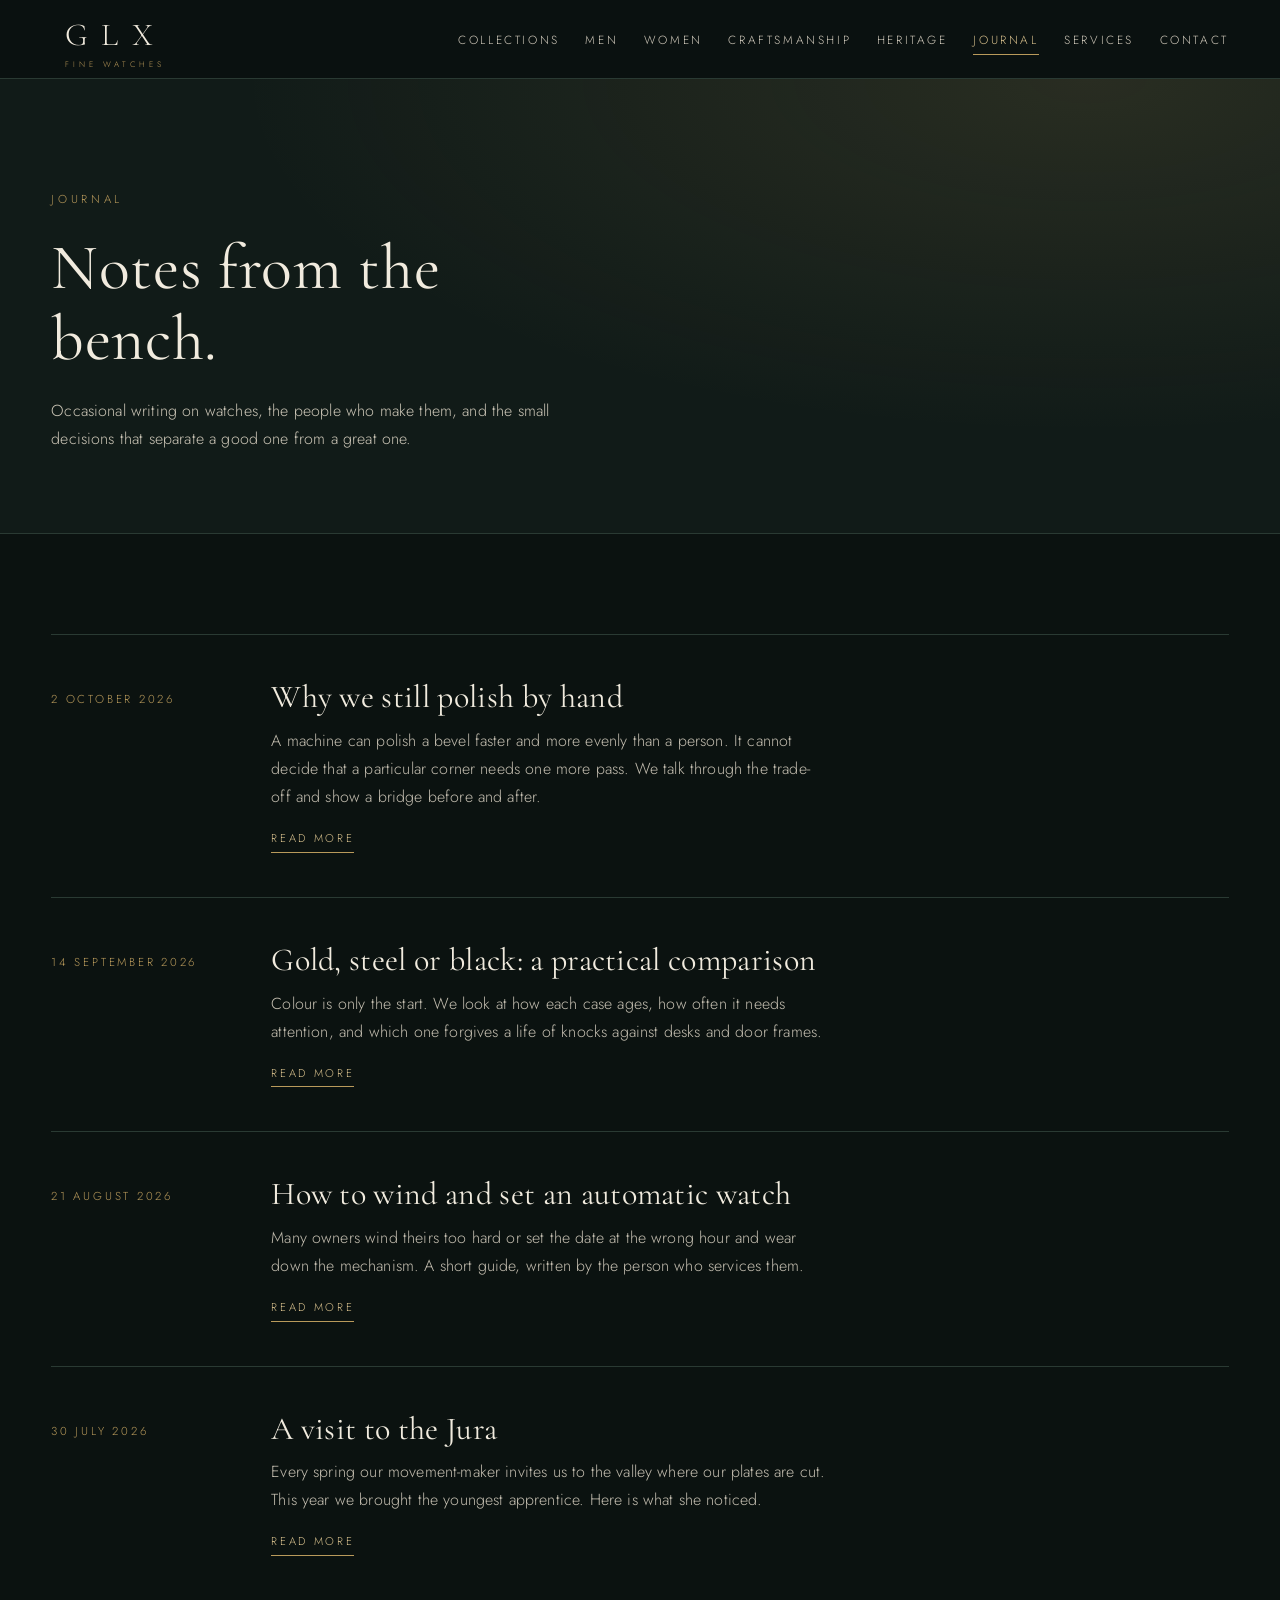
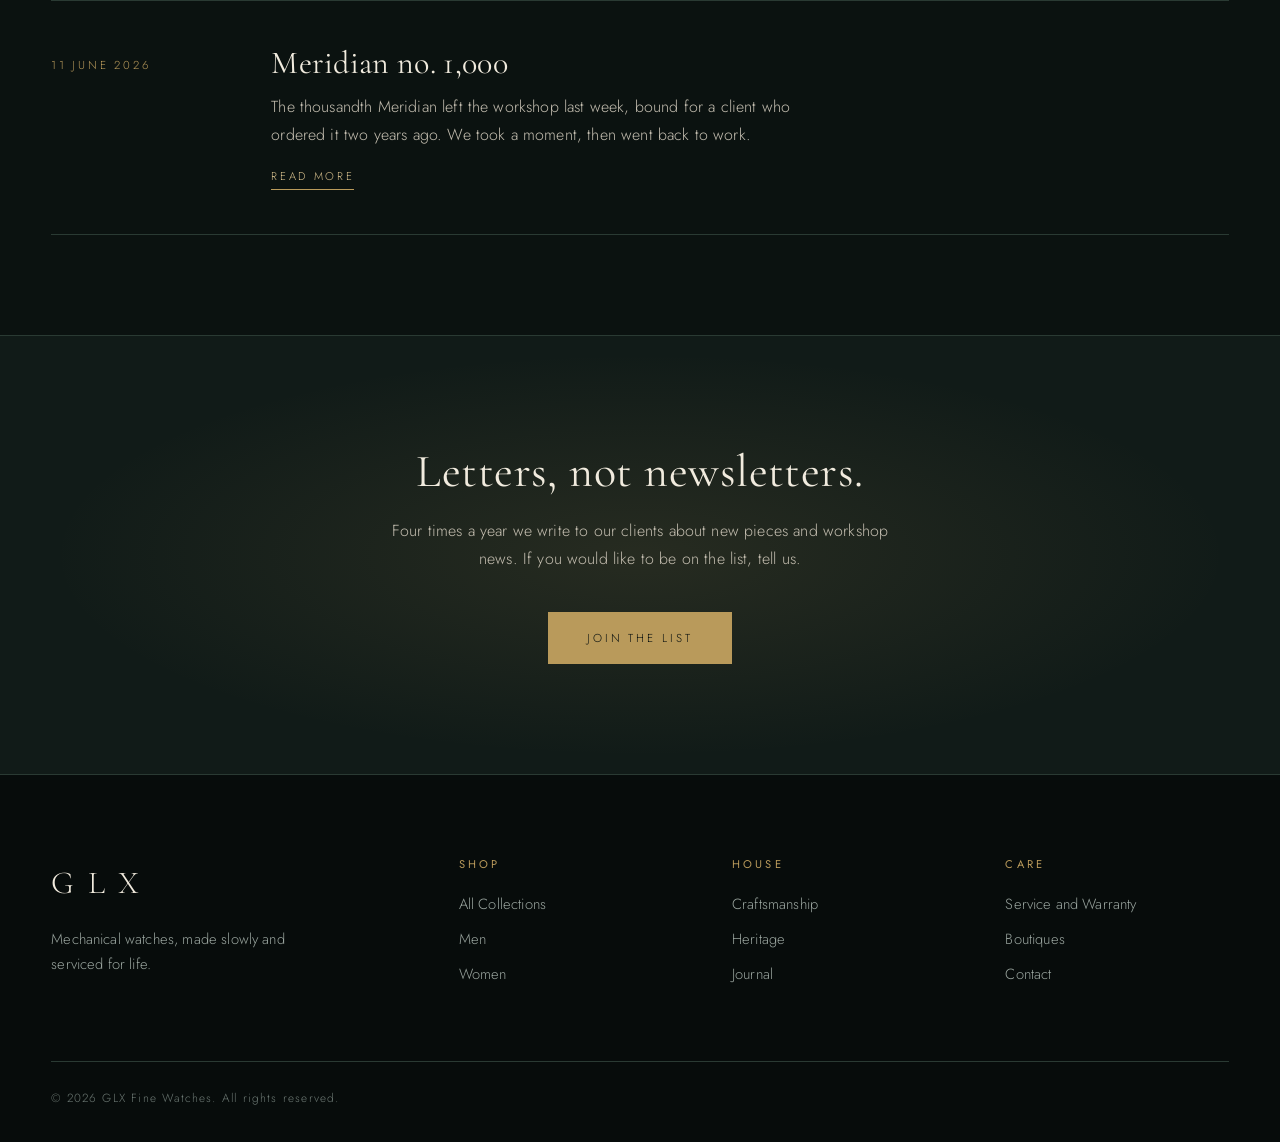
<file: journal.html>
<!DOCTYPE html>
<html lang="en">
<head>
<meta charset="utf-8">
<meta name="viewport" content="width=device-width, initial-scale=1">
<title>Journal | GLX</title>
<link rel="preconnect" href="https://fonts.googleapis.com">
<link rel="stylesheet" href="https://fonts.googleapis.com/css2?family=Cormorant+Garamond:ital,wght@0,400;0,500;1,400&family=Jost:wght@300;400&display=swap">
<link rel="stylesheet" href="style.css">
</head>
<body>

<header class="site-header">
  <div class="wrap">
    <a class="logo" href="index.html">GLX<small>Fine Watches</small></a>
    <input type="checkbox" id="nav-toggle" class="nav-toggle" aria-label="Open menu">
    <label for="nav-toggle" class="nav-burger"><span></span></label>
    <nav class="site-nav">
      <ul>
        <li><a href="collections.html">Collections</a></li>
        <li><a href="mens.html">Men</a></li>
        <li><a href="womens.html">Women</a></li>
        <li><a href="craftsmanship.html">Craftsmanship</a></li>
        <li><a href="heritage.html">Heritage</a></li>
        <li><a class="current" href="journal.html">Journal</a></li>
        <li><a href="services.html">Services</a></li>
        <li><a href="contact.html">Contact</a></li>
      </ul>
    </nav>
  </div>
</header>

<main>

<div class="page-head">
  <div class="wrap">
    <span class="eyebrow">Journal</span>
    <h1>Notes from the bench.</h1>
    <p>Occasional writing on watches, the people who make them, and the small decisions that separate a good one from a great one.</p>
  </div>
</div>

<section>
  <div class="wrap">

    <article class="post">
      <time datetime="2026-10-02">2 October 2026</time>
      <div>
        <h3>Why we still polish by hand</h3>
        <p>A machine can polish a bevel faster and more evenly than a person. It cannot decide that a particular corner needs one more pass. We talk through the trade-off and show a bridge before and after.</p>
        <a class="more" href="craftsmanship.html">Read more</a>
      </div>
    </article>

    <article class="post">
      <time datetime="2026-09-14">14 September 2026</time>
      <div>
        <h3>Gold, steel or black: a practical comparison</h3>
        <p>Colour is only the start. We look at how each case ages, how often it needs attention, and which one forgives a life of knocks against desks and door frames.</p>
        <a class="more" href="collections.html">Read more</a>
      </div>
    </article>

    <article class="post">
      <time datetime="2026-08-21">21 August 2026</time>
      <div>
        <h3>How to wind and set an automatic watch</h3>
        <p>Many owners wind theirs too hard or set the date at the wrong hour and wear down the mechanism. A short guide, written by the person who services them.</p>
        <a class="more" href="services.html">Read more</a>
      </div>
    </article>

    <article class="post">
      <time datetime="2026-07-30">30 July 2026</time>
      <div>
        <h3>A visit to the Jura</h3>
        <p>Every spring our movement-maker invites us to the valley where our plates are cut. This year we brought the youngest apprentice. Here is what she noticed.</p>
        <a class="more" href="heritage.html">Read more</a>
      </div>
    </article>

    <article class="post">
      <time datetime="2026-06-11">11 June 2026</time>
      <div>
        <h3>Meridian no. 1,000</h3>
        <p>The thousandth Meridian left the workshop last week, bound for a client who ordered it two years ago. We took a moment, then went back to work.</p>
        <a class="more" href="heritage.html">Read more</a>
      </div>
    </article>

  </div>
</section>

<div class="band">
  <div class="wrap">
    <h2>Letters, not newsletters.</h2>
    <p>Four times a year we write to our clients about new pieces and workshop news. If you would like to be on the list, tell us.</p>
    <div class="btn-row"><a class="btn solid" href="contact.html">Join the List</a></div>
  </div>
</div>

</main>

<footer class="site-footer">
  <div class="wrap">
    <div class="foot-grid">
      <div><a class="logo" href="index.html" style="padding-left:0">GLX</a><p>Mechanical watches, made slowly and serviced for life.</p></div>
      <div><h5>Shop</h5><ul><li><a href="collections.html">All Collections</a></li><li><a href="mens.html">Men</a></li><li><a href="womens.html">Women</a></li></ul></div>
      <div><h5>House</h5><ul><li><a href="craftsmanship.html">Craftsmanship</a></li><li><a href="heritage.html">Heritage</a></li><li><a href="journal.html">Journal</a></li></ul></div>
      <div><h5>Care</h5><ul><li><a href="services.html">Service and Warranty</a></li><li><a href="boutiques.html">Boutiques</a></li><li><a href="contact.html">Contact</a></li></ul></div>
    </div>
    <div class="foot-base"><span>&copy; 2026 GLX Fine Watches. All rights reserved.</span></div>
  </div>
</footer>

</body>
</html>
</file>
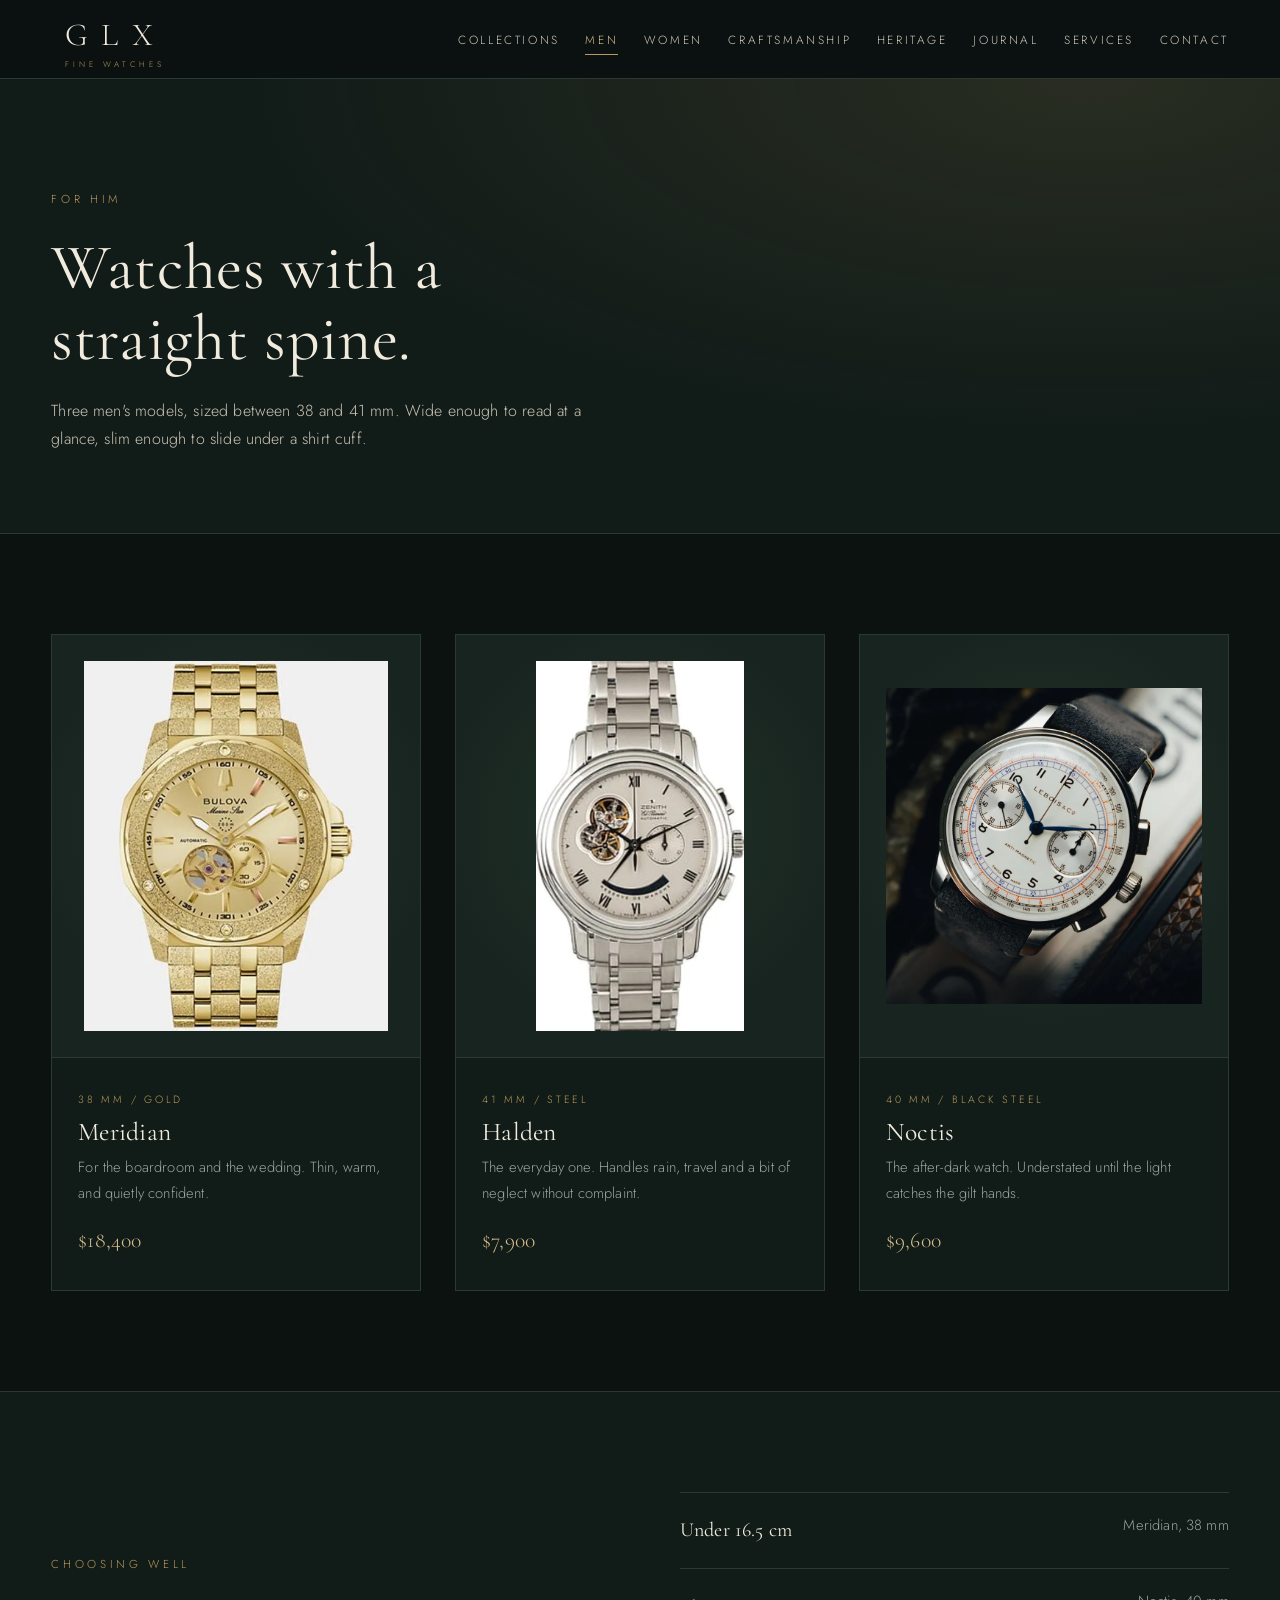
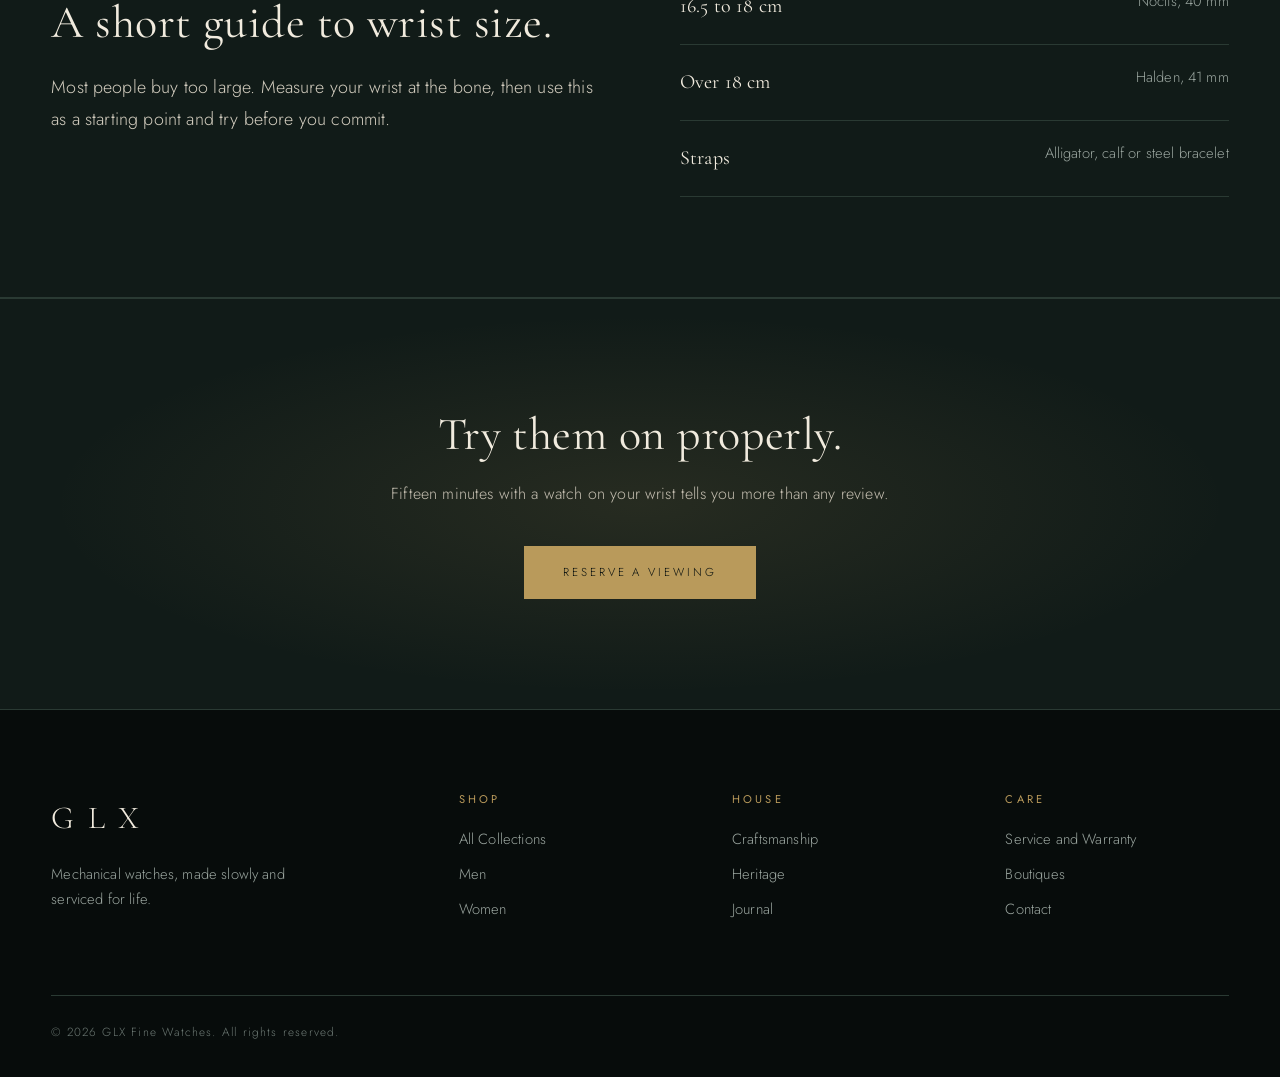
<file: mens.html>
<!DOCTYPE html>
<html lang="en">
<head>
<meta charset="utf-8">
<meta name="viewport" content="width=device-width, initial-scale=1">
<title>Men | GLX</title>
<link rel="preconnect" href="https://fonts.googleapis.com">
<link rel="stylesheet" href="https://fonts.googleapis.com/css2?family=Cormorant+Garamond:ital,wght@0,400;0,500;1,400&family=Jost:wght@300;400&display=swap">
<link rel="stylesheet" href="style.css">
</head>
<body>

<header class="site-header">
  <div class="wrap">
    <a class="logo" href="index.html">GLX<small>Fine Watches</small></a>
    <input type="checkbox" id="nav-toggle" class="nav-toggle" aria-label="Open menu">
    <label for="nav-toggle" class="nav-burger"><span></span></label>
    <nav class="site-nav">
      <ul>
        <li><a href="collections.html">Collections</a></li>
        <li><a class="current" href="mens.html">Men</a></li>
        <li><a href="womens.html">Women</a></li>
        <li><a href="craftsmanship.html">Craftsmanship</a></li>
        <li><a href="heritage.html">Heritage</a></li>
        <li><a href="journal.html">Journal</a></li>
        <li><a href="services.html">Services</a></li>
        <li><a href="contact.html">Contact</a></li>
      </ul>
    </nav>
  </div>
</header>

<main>

<div class="page-head">
  <div class="wrap">
    <span class="eyebrow">For him</span>
    <h1>Watches with a straight spine.</h1>
    <p>Three men's models, sized between 38 and 41 mm. Wide enough to read at a glance, slim enough to slide under a shirt cuff.</p>
  </div>
</div>

<section>
  <div class="wrap grid">
    <a class="card" href="contact.html">
      <figure><img src="GOLD.webp" alt="Meridian"></figure>
      <div class="card-body"><span class="tag">38 mm / Gold</span><h3>Meridian</h3><p>For the boardroom and the wedding. Thin, warm, and quietly confident.</p><div class="price">$18,400</div></div>
    </a>
    <a class="card" href="contact.html">
      <figure><img src="STEEL.webp" alt="Halden"></figure>
      <div class="card-body"><span class="tag">41 mm / Steel</span><h3>Halden</h3><p>The everyday one. Handles rain, travel and a bit of neglect without complaint.</p><div class="price">$7,900</div></div>
    </a>
    <a class="card" href="contact.html">
      <figure><img src="BLACK.webp" alt="Noctis"></figure>
      <div class="card-body"><span class="tag">40 mm / Black steel</span><h3>Noctis</h3><p>The after-dark watch. Understated until the light catches the gilt hands.</p><div class="price">$9,600</div></div>
    </a>
  </div>
</section>

<section class="alt">
  <div class="wrap split">
    <div>
      <span class="eyebrow">Choosing well</span>
      <h2>A short guide to wrist size.</h2>
      <p class="lead" style="margin-top:1.5rem">Most people buy too large. Measure your wrist at the bone, then use this as a starting point and try before you commit.</p>
    </div>
    <ul class="rule-list">
      <li><b>Under 16.5 cm</b><span>Meridian, 38 mm</span></li>
      <li><b>16.5 to 18 cm</b><span>Noctis, 40 mm</span></li>
      <li><b>Over 18 cm</b><span>Halden, 41 mm</span></li>
      <li><b>Straps</b><span>Alligator, calf or steel bracelet</span></li>
    </ul>
  </div>
</section>

<div class="band">
  <div class="wrap">
    <h2>Try them on properly.</h2>
    <p>Fifteen minutes with a watch on your wrist tells you more than any review.</p>
    <div class="btn-row"><a class="btn solid" href="boutiques.html">Reserve a Viewing</a></div>
  </div>
</div>

</main>

<footer class="site-footer">
  <div class="wrap">
    <div class="foot-grid">
      <div><a class="logo" href="index.html" style="padding-left:0">GLX</a><p>Mechanical watches, made slowly and serviced for life.</p></div>
      <div><h5>Shop</h5><ul><li><a href="collections.html">All Collections</a></li><li><a href="mens.html">Men</a></li><li><a href="womens.html">Women</a></li></ul></div>
      <div><h5>House</h5><ul><li><a href="craftsmanship.html">Craftsmanship</a></li><li><a href="heritage.html">Heritage</a></li><li><a href="journal.html">Journal</a></li></ul></div>
      <div><h5>Care</h5><ul><li><a href="services.html">Service and Warranty</a></li><li><a href="boutiques.html">Boutiques</a></li><li><a href="contact.html">Contact</a></li></ul></div>
    </div>
    <div class="foot-base"><span>&copy; 2026 GLX Fine Watches. All rights reserved.</span></div>
  </div>
</footer>

</body>
</html>
</file>
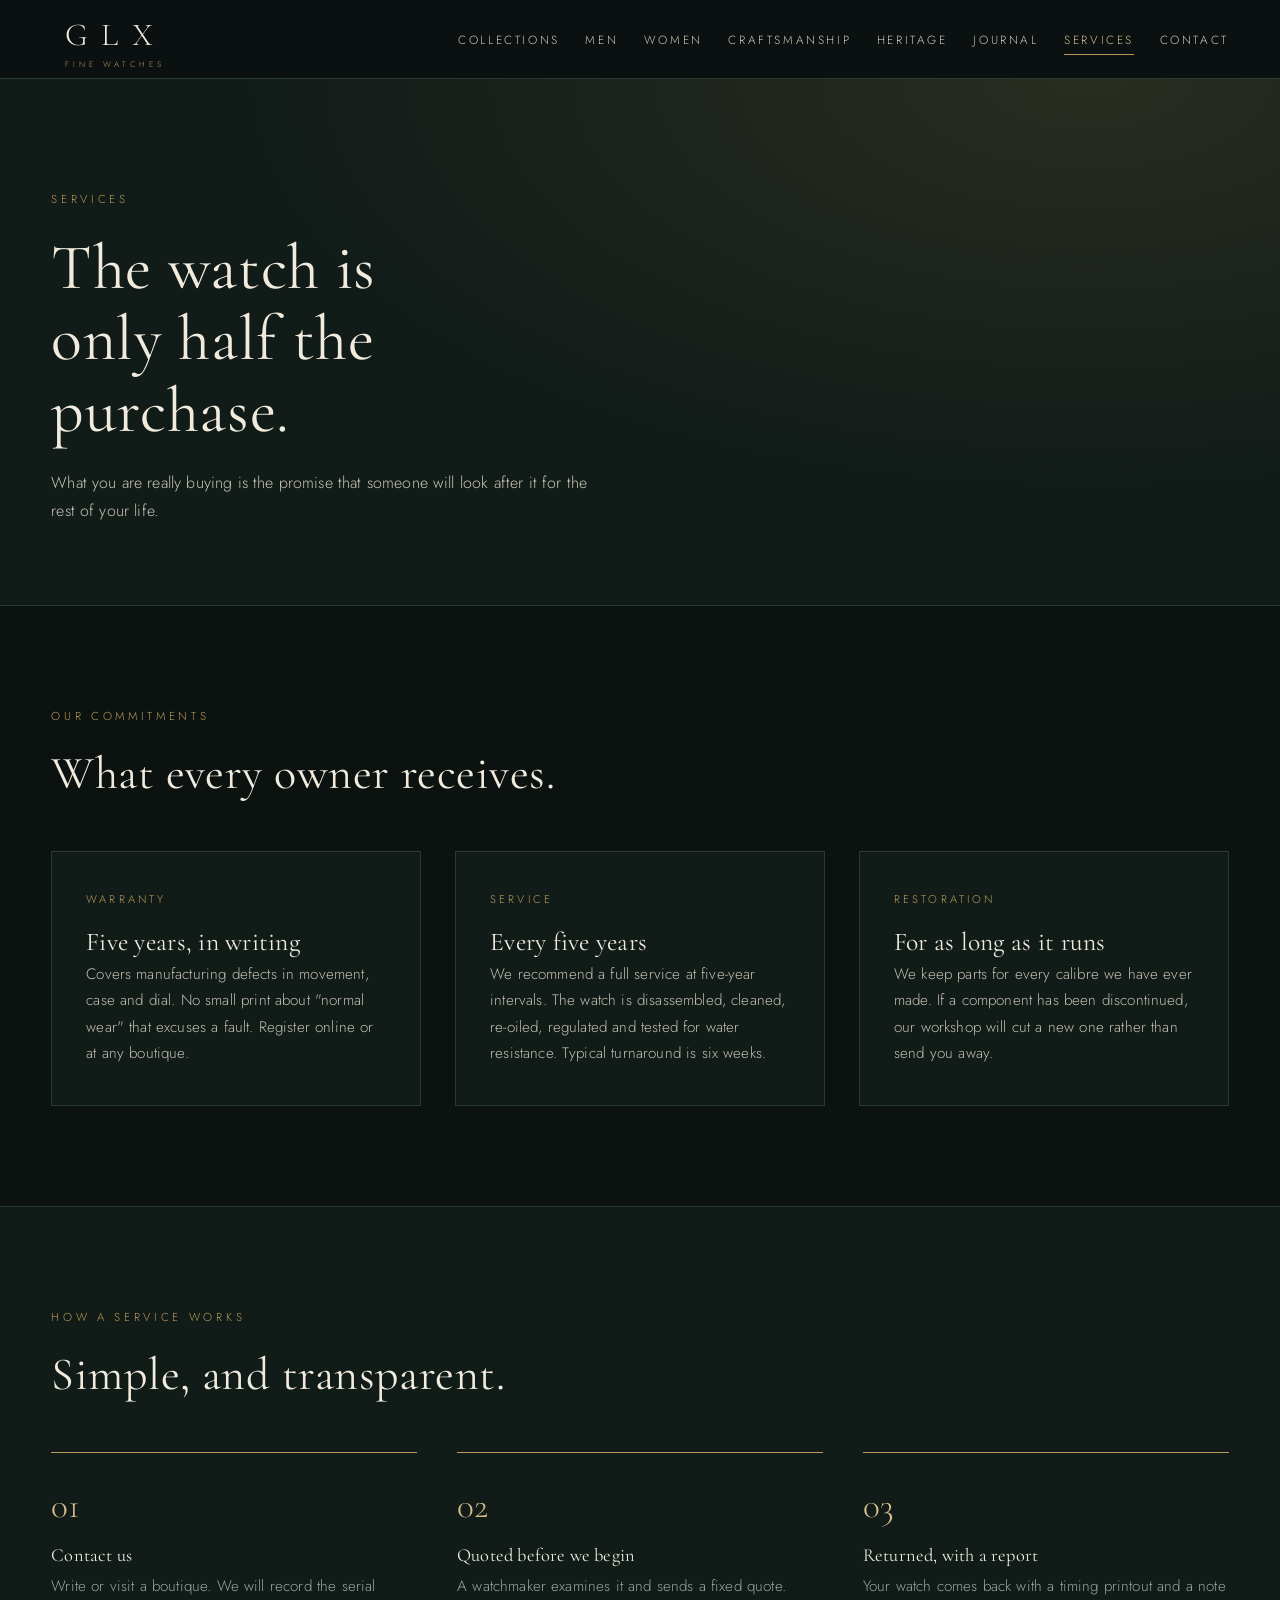
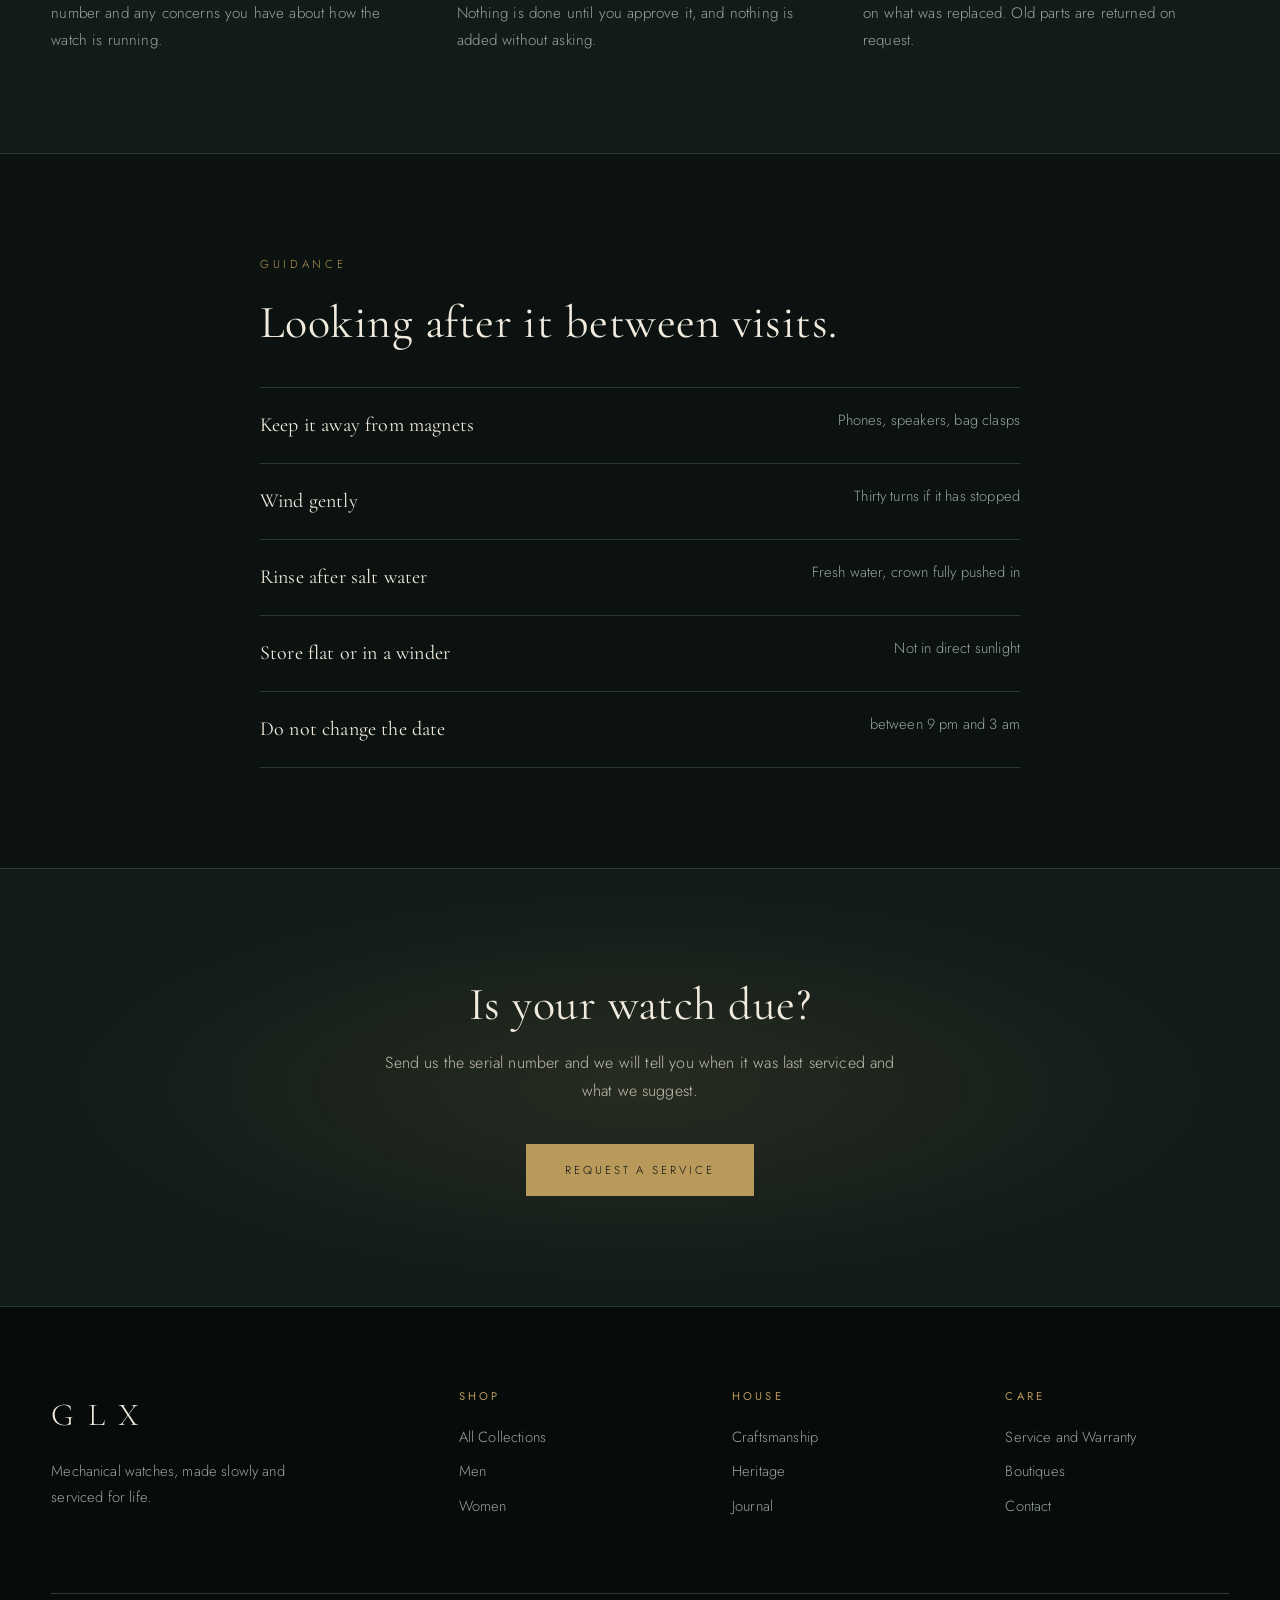
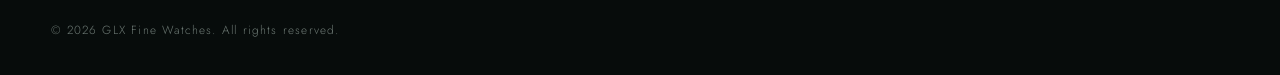
<file: services.html>
<!DOCTYPE html>
<html lang="en">
<head>
<meta charset="utf-8">
<meta name="viewport" content="width=device-width, initial-scale=1">
<title>Services | GLX</title>
<link rel="preconnect" href="https://fonts.googleapis.com">
<link rel="stylesheet" href="https://fonts.googleapis.com/css2?family=Cormorant+Garamond:ital,wght@0,400;0,500;1,400&family=Jost:wght@300;400&display=swap">
<link rel="stylesheet" href="style.css">
</head>
<body>

<header class="site-header">
  <div class="wrap">
    <a class="logo" href="index.html">GLX<small>Fine Watches</small></a>
    <input type="checkbox" id="nav-toggle" class="nav-toggle" aria-label="Open menu">
    <label for="nav-toggle" class="nav-burger"><span></span></label>
    <nav class="site-nav">
      <ul>
        <li><a href="collections.html">Collections</a></li>
        <li><a href="mens.html">Men</a></li>
        <li><a href="womens.html">Women</a></li>
        <li><a href="craftsmanship.html">Craftsmanship</a></li>
        <li><a href="heritage.html">Heritage</a></li>
        <li><a href="journal.html">Journal</a></li>
        <li><a class="current" href="services.html">Services</a></li>
        <li><a href="contact.html">Contact</a></li>
      </ul>
    </nav>
  </div>
</header>

<main>

<div class="page-head">
  <div class="wrap">
    <span class="eyebrow">Services</span>
    <h1>The watch is only half the purchase.</h1>
    <p>What you are really buying is the promise that someone will look after it for the rest of your life.</p>
  </div>
</div>

<section>
  <div class="wrap">
    <div class="section-title">
      <span class="eyebrow">Our commitments</span>
      <h2>What every owner receives.</h2>
    </div>
    <div class="grid">
      <div class="boutique">
        <span class="city">Warranty</span>
        <h3>Five years, in writing</h3>
        <p>Covers manufacturing defects in movement, case and dial. No small print about "normal wear" that excuses a fault. Register online or at any boutique.</p>
      </div>
      <div class="boutique">
        <span class="city">Service</span>
        <h3>Every five years</h3>
        <p>We recommend a full service at five-year intervals. The watch is disassembled, cleaned, re-oiled, regulated and tested for water resistance. Typical turnaround is six weeks.</p>
      </div>
      <div class="boutique">
        <span class="city">Restoration</span>
        <h3>For as long as it runs</h3>
        <p>We keep parts for every calibre we have ever made. If a component has been discontinued, our workshop will cut a new one rather than send you away.</p>
      </div>
    </div>
  </div>
</section>

<section class="alt">
  <div class="wrap">
    <div class="section-title">
      <span class="eyebrow">How a service works</span>
      <h2>Simple, and transparent.</h2>
    </div>
    <ol class="steps">
      <li><h4>Contact us</h4><p>Write or visit a boutique. We will record the serial number and any concerns you have about how the watch is running.</p></li>
      <li><h4>Quoted before we begin</h4><p>A watchmaker examines it and sends a fixed quote. Nothing is done until you approve it, and nothing is added without asking.</p></li>
      <li><h4>Returned, with a report</h4><p>Your watch comes back with a timing printout and a note on what was replaced. Old parts are returned on request.</p></li>
    </ol>
  </div>
</section>

<section>
  <div class="narrow">
    <span class="eyebrow">Guidance</span>
    <h2>Looking after it between visits.</h2>
    <ul class="rule-list" style="margin-top:2.4rem">
      <li><b>Keep it away from magnets</b><span>Phones, speakers, bag clasps</span></li>
      <li><b>Wind gently</b><span>Thirty turns if it has stopped</span></li>
      <li><b>Rinse after salt water</b><span>Fresh water, crown fully pushed in</span></li>
      <li><b>Store flat or in a winder</b><span>Not in direct sunlight</span></li>
      <li><b>Do not change the date</b><span>between 9 pm and 3 am</span></li>
    </ul>
  </div>
</section>

<div class="band">
  <div class="wrap">
    <h2>Is your watch due?</h2>
    <p>Send us the serial number and we will tell you when it was last serviced and what we suggest.</p>
    <div class="btn-row"><a class="btn solid" href="contact.html">Request a Service</a></div>
  </div>
</div>

</main>

<footer class="site-footer">
  <div class="wrap">
    <div class="foot-grid">
      <div><a class="logo" href="index.html" style="padding-left:0">GLX</a><p>Mechanical watches, made slowly and serviced for life.</p></div>
      <div><h5>Shop</h5><ul><li><a href="collections.html">All Collections</a></li><li><a href="mens.html">Men</a></li><li><a href="womens.html">Women</a></li></ul></div>
      <div><h5>House</h5><ul><li><a href="craftsmanship.html">Craftsmanship</a></li><li><a href="heritage.html">Heritage</a></li><li><a href="journal.html">Journal</a></li></ul></div>
      <div><h5>Care</h5><ul><li><a href="services.html">Service and Warranty</a></li><li><a href="boutiques.html">Boutiques</a></li><li><a href="contact.html">Contact</a></li></ul></div>
    </div>
    <div class="foot-base"><span>&copy; 2026 GLX Fine Watches. All rights reserved.</span></div>
  </div>
</footer>

</body>
</html>
</file>
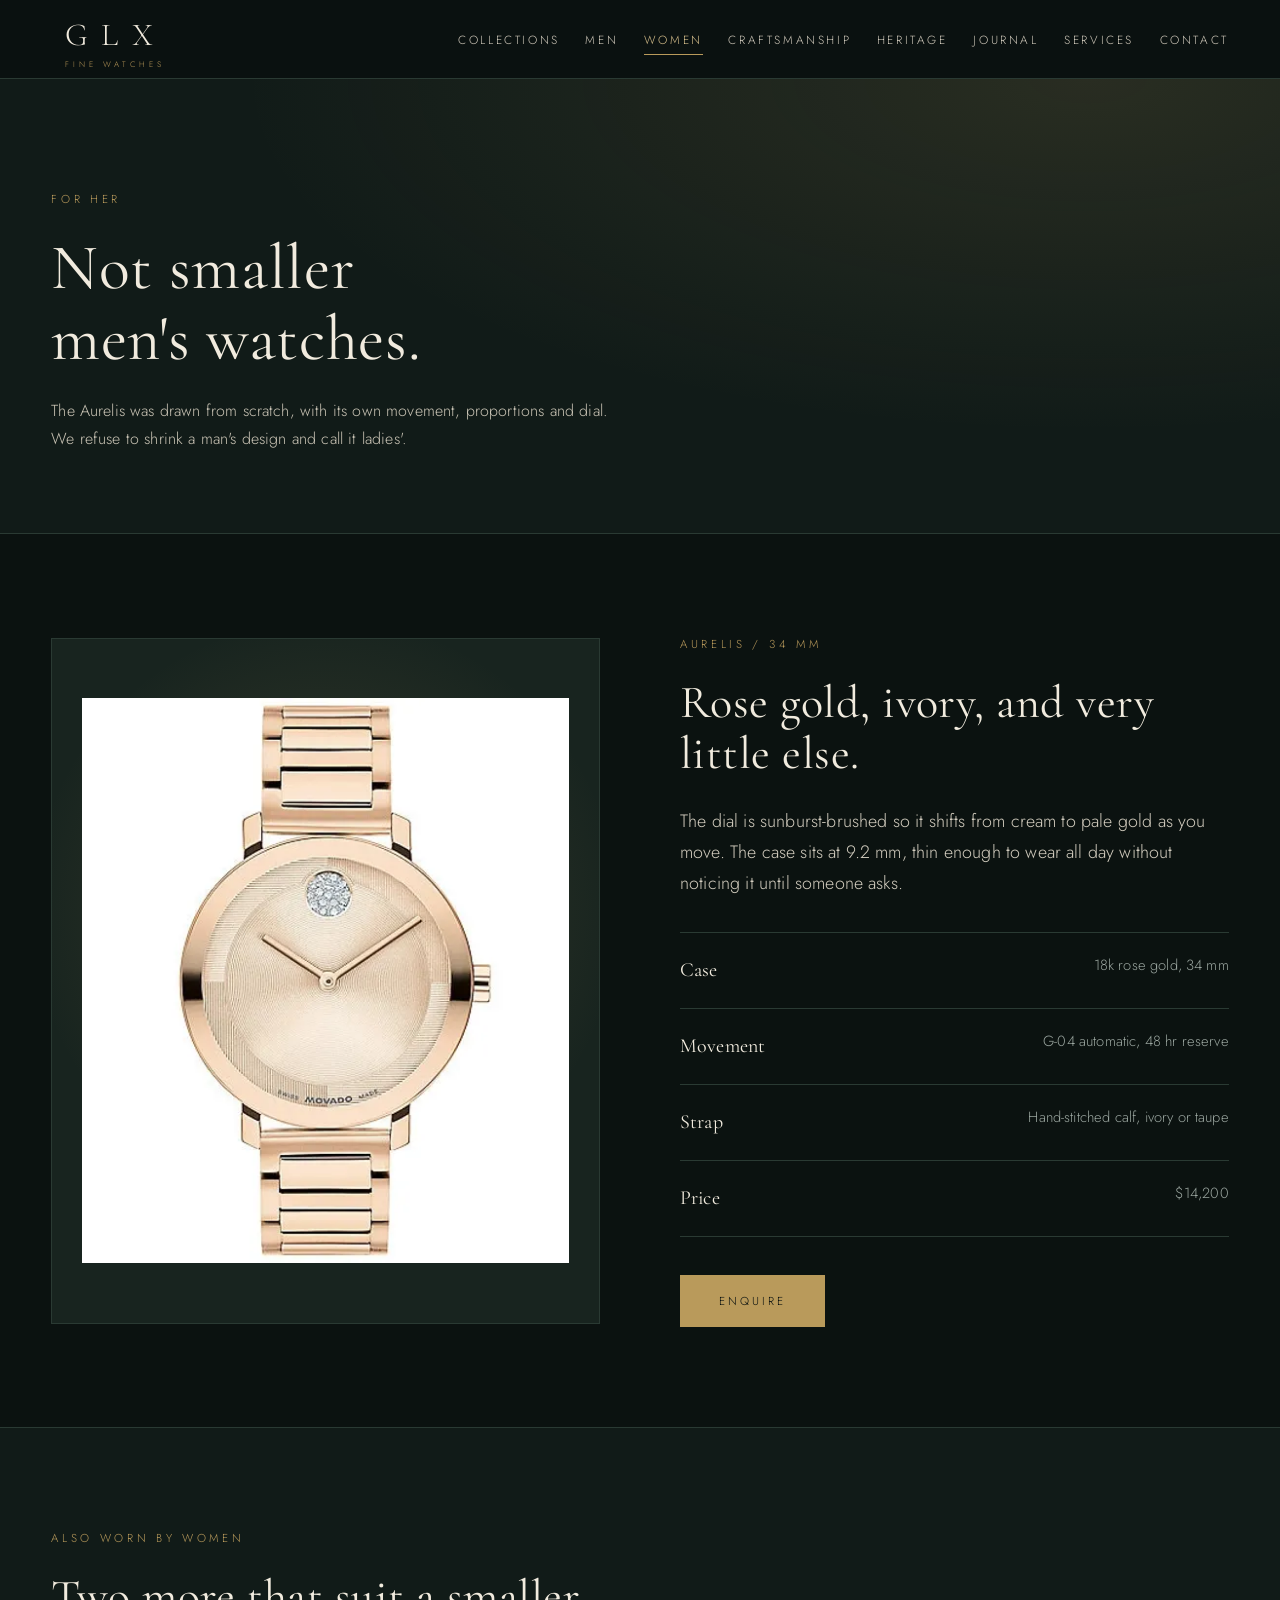
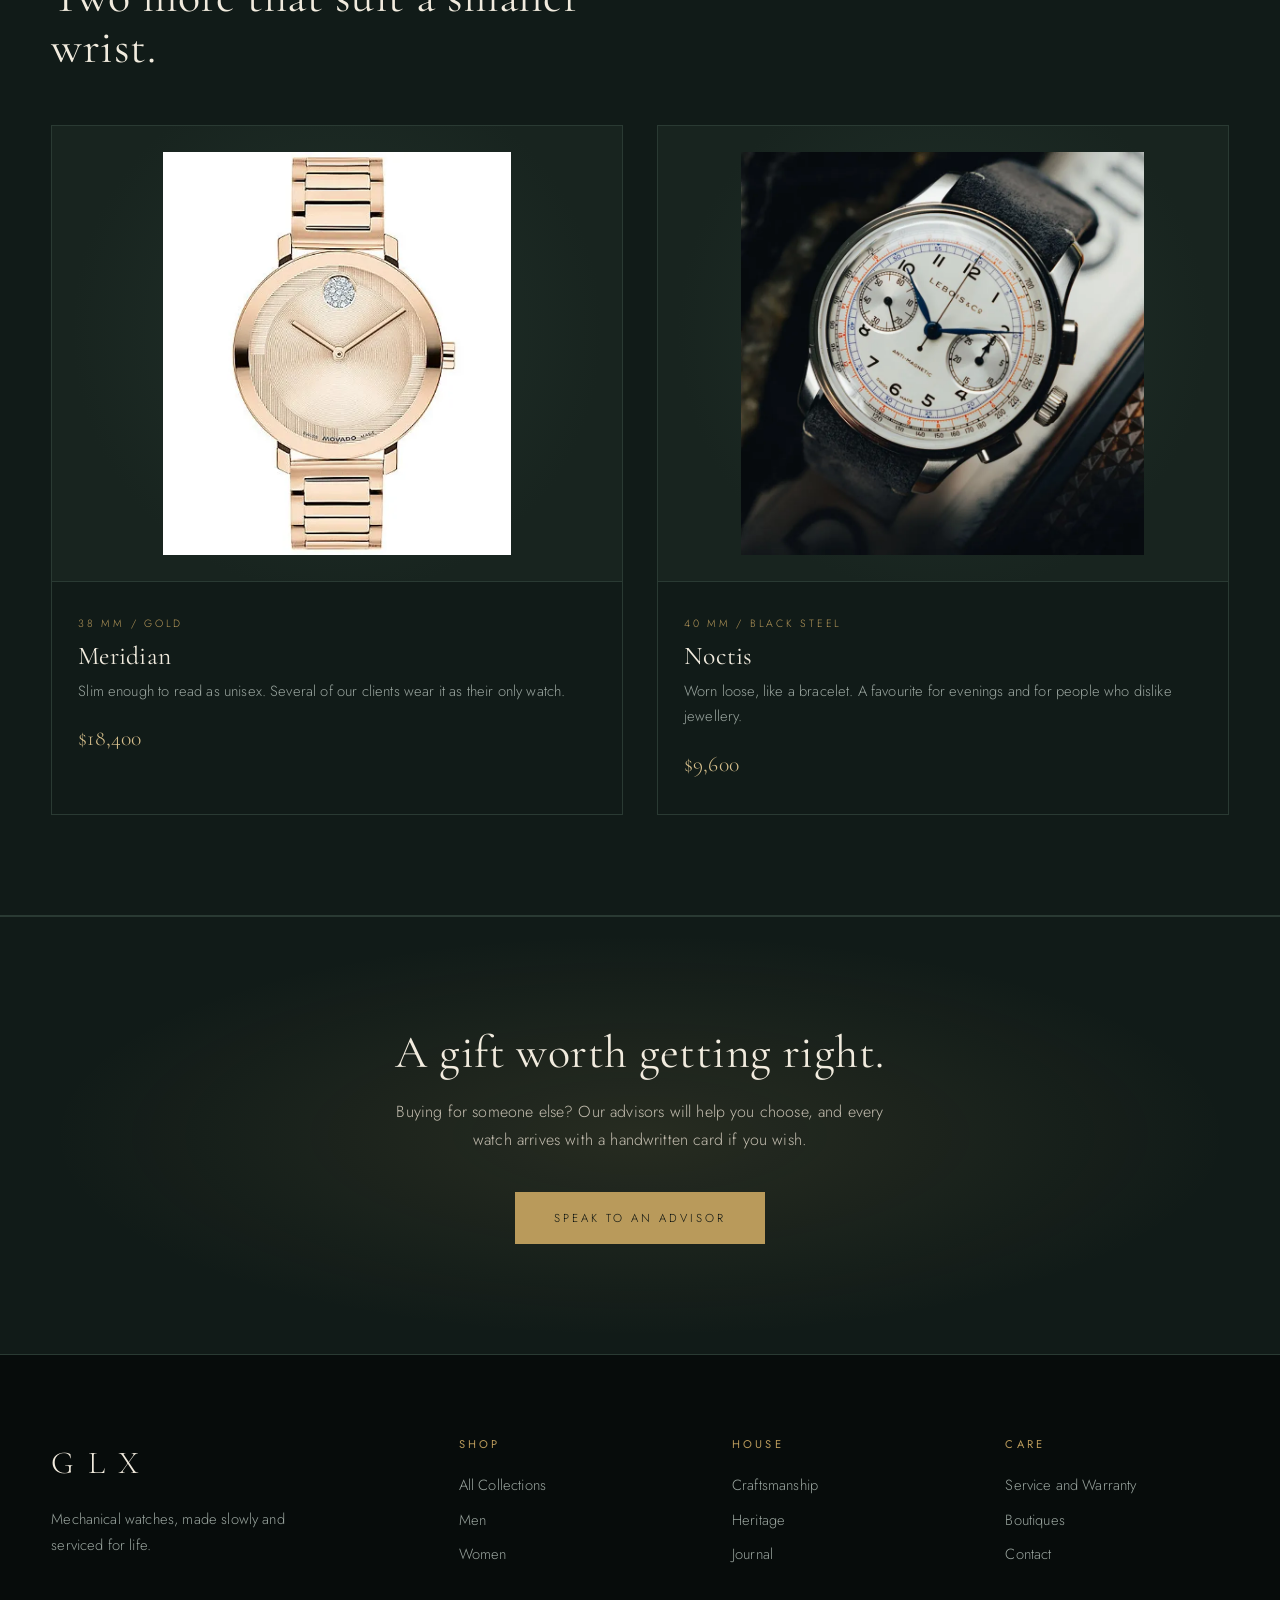
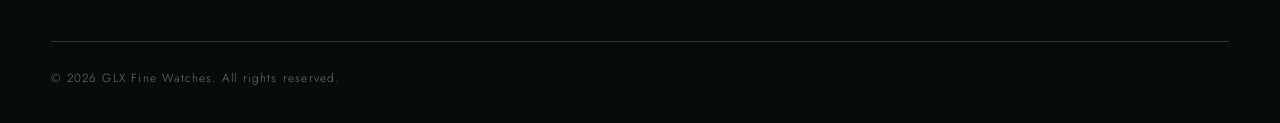
<file: womens.html>
<!DOCTYPE html>
<html lang="en">
<head>
<meta charset="utf-8">
<meta name="viewport" content="width=device-width, initial-scale=1">
<title>Women | GLX</title>
<link rel="preconnect" href="https://fonts.googleapis.com">
<link rel="stylesheet" href="https://fonts.googleapis.com/css2?family=Cormorant+Garamond:ital,wght@0,400;0,500;1,400&family=Jost:wght@300;400&display=swap">
<link rel="stylesheet" href="style.css">
</head>
<body>

<header class="site-header">
  <div class="wrap">
    <a class="logo" href="index.html">GLX<small>Fine Watches</small></a>
    <input type="checkbox" id="nav-toggle" class="nav-toggle" aria-label="Open menu">
    <label for="nav-toggle" class="nav-burger"><span></span></label>
    <nav class="site-nav">
      <ul>
        <li><a href="collections.html">Collections</a></li>
        <li><a href="mens.html">Men</a></li>
        <li><a class="current" href="womens.html">Women</a></li>
        <li><a href="craftsmanship.html">Craftsmanship</a></li>
        <li><a href="heritage.html">Heritage</a></li>
        <li><a href="journal.html">Journal</a></li>
        <li><a href="services.html">Services</a></li>
        <li><a href="contact.html">Contact</a></li>
      </ul>
    </nav>
  </div>
</header>

<main>

<div class="page-head">
  <div class="wrap">
    <span class="eyebrow">For her</span>
    <h1>Not smaller men's watches.</h1>
    <p>The Aurelis was drawn from scratch, with its own movement, proportions and dial. We refuse to shrink a man's design and call it ladies'.</p>
  </div>
</div>

<section>
  <div class="wrap split">
    <div class="panel"><img src="ROSE.webp" alt="Aurelis in rose gold"></div>
    <div>
      <span class="eyebrow">Aurelis / 34 mm</span>
      <h2>Rose gold, ivory, and very little else.</h2>
      <p class="lead" style="margin-top:1.6rem">The dial is sunburst-brushed so it shifts from cream to pale gold as you move. The case sits at 9.2 mm, thin enough to wear all day without noticing it until someone asks.</p>
      <ul class="rule-list" style="margin-top:2rem">
        <li><b>Case</b><span>18k rose gold, 34 mm</span></li>
        <li><b>Movement</b><span>G-04 automatic, 48 hr reserve</span></li>
        <li><b>Strap</b><span>Hand-stitched calf, ivory or taupe</span></li>
        <li><b>Price</b><span>$14,200</span></li>
      </ul>
      <div class="btn-row"><a class="btn solid" href="contact.html">Enquire</a></div>
    </div>
  </div>
</section>

<section class="alt">
  <div class="wrap">
    <div class="section-title">
      <span class="eyebrow">Also worn by women</span>
      <h2>Two more that suit a smaller wrist.</h2>
    </div>
    <div class="grid two">
      <a class="card" href="contact.html">
        <figure style="aspect-ratio:1/0.8"><img src="ROSE.webp" alt="Meridian"></figure>
        <div class="card-body"><span class="tag">38 mm / Gold</span><h3>Meridian</h3><p>Slim enough to read as unisex. Several of our clients wear it as their only watch.</p><div class="price">$18,400</div></div>
      </a>
      <a class="card" href="contact.html">
        <figure style="aspect-ratio:1/0.8"><img src="BLACK.webp" alt="Noctis"></figure>
        <div class="card-body"><span class="tag">40 mm / Black steel</span><h3>Noctis</h3><p>Worn loose, like a bracelet. A favourite for evenings and for people who dislike jewellery.</p><div class="price">$9,600</div></div>
      </a>
    </div>
  </div>
</section>

<div class="band">
  <div class="wrap">
    <h2>A gift worth getting right.</h2>
    <p>Buying for someone else? Our advisors will help you choose, and every watch arrives with a handwritten card if you wish.</p>
    <div class="btn-row"><a class="btn solid" href="contact.html">Speak to an Advisor</a></div>
  </div>
</div>

</main>

<footer class="site-footer">
  <div class="wrap">
    <div class="foot-grid">
      <div><a class="logo" href="index.html" style="padding-left:0">GLX</a><p>Mechanical watches, made slowly and serviced for life.</p></div>
      <div><h5>Shop</h5><ul><li><a href="collections.html">All Collections</a></li><li><a href="mens.html">Men</a></li><li><a href="womens.html">Women</a></li></ul></div>
      <div><h5>House</h5><ul><li><a href="craftsmanship.html">Craftsmanship</a></li><li><a href="heritage.html">Heritage</a></li><li><a href="journal.html">Journal</a></li></ul></div>
      <div><h5>Care</h5><ul><li><a href="services.html">Service and Warranty</a></li><li><a href="boutiques.html">Boutiques</a></li><li><a href="contact.html">Contact</a></li></ul></div>
    </div>
    <div class="foot-base"><span>&copy; 2026 GLX Fine Watches. All rights reserved.</span></div>
  </div>
</footer>

</body>
</html>
</file>
<file: style.css>
/* GLX - shared stylesheet. HTML + CSS only, no scripts. */

:root {
  --ink: #0b1210;
  --ink-2: #111b18;
  --ink-3: #18241f;
  --line: #2a3a33;
  --gold: #b99a5b;
  --gold-soft: #d6bf8c;
  --ivory: #f1ebde;
  --mute: #9aa59f;
  --serif: "Cormorant Garamond", "Cormorant", Georgia, "Times New Roman", serif;
  --sans: "Jost", "Helvetica Neue", Helvetica, Arial, sans-serif;
}

* { box-sizing: border-box; margin: 0; padding: 0; }

html { scroll-behavior: smooth; }

body {
  background: var(--ink);
  color: var(--ivory);
  font-family: var(--sans);
  font-weight: 300;
  font-size: 16px;
  line-height: 1.75;
  letter-spacing: 0.01em;
}

img { max-width: 100%; display: block; }
a { color: inherit; text-decoration: none; }

h1, h2, h3, h4 {
  font-family: var(--serif);
  font-weight: 400;
  line-height: 1.12;
  letter-spacing: 0.01em;
}

h1 { font-size: clamp(2.8rem, 6vw, 5.4rem); }
h2 { font-size: clamp(2rem, 3.6vw, 3.1rem); }
h3 { font-size: 1.6rem; }
h4 { font-size: 1.15rem; }

p + p { margin-top: 1.1em; }

.wrap { width: min(1180px, 92%); margin: 0 auto; }
.narrow { width: min(760px, 92%); margin: 0 auto; }

.eyebrow {
  display: block;
  font-family: var(--sans);
  font-size: 0.72rem;
  letter-spacing: 0.32em;
  text-transform: uppercase;
  color: var(--gold);
  margin-bottom: 1.4rem;
}

.lead { font-size: 1.12rem; color: #d3cdbf; }
.muted { color: var(--mute); }

/* ---------- header / nav ---------- */

.site-header {
  position: sticky;
  top: 0;
  z-index: 50;
  background: rgba(11, 18, 16, 0.94);
  border-bottom: 1px solid var(--line);
}

.site-header .wrap {
  display: flex;
  align-items: center;
  justify-content: space-between;
  height: 78px;
}

.logo {
  font-family: var(--serif);
  font-size: 2rem;
  letter-spacing: 0.42em;
  padding-left: 0.42em;
  color: var(--ivory);
}

.logo small {
  display: block;
  font-family: var(--sans);
  font-size: 0.5rem;
  letter-spacing: 0.5em;
  color: var(--gold);
  margin-top: -6px;
  text-transform: uppercase;
}

.nav-toggle, .nav-burger { display: none; }

.site-nav ul { display: flex; gap: 1.6rem; list-style: none; }

.site-nav a {
  font-size: 0.74rem;
  letter-spacing: 0.22em;
  text-transform: uppercase;
  color: #cfc9bb;
  padding: 6px 0;
  border-bottom: 1px solid transparent;
  transition: color 0.3s, border-color 0.3s;
}

.site-nav a:hover,
.site-nav a.current { color: var(--gold-soft); border-bottom-color: var(--gold); }

/* ---------- buttons ---------- */

.btn {
  display: inline-block;
  padding: 15px 38px;
  font-size: 0.72rem;
  letter-spacing: 0.26em;
  text-transform: uppercase;
  border: 1px solid var(--gold);
  color: var(--gold-soft);
  transition: background 0.35s, color 0.35s;
}

.btn:hover { background: var(--gold); color: var(--ink); }

.btn.solid { background: var(--gold); color: var(--ink); }
.btn.solid:hover { background: var(--gold-soft); }

.btn-row { display: flex; gap: 18px; flex-wrap: wrap; margin-top: 2.4rem; }

/* ---------- hero (front page) ---------- */

.hero {
  min-height: calc(100vh - 78px);
  display: flex;
  align-items: center;
  background:
    linear-gradient(90deg, rgba(11,18,16,0.92) 0%, rgba(11,18,16,0.55) 45%, rgba(11,18,16,0.05) 100%),
    url("hero.svg") center right / cover no-repeat;
  border-bottom: 1px solid var(--line);
}

.hero-inner { max-width: 620px; padding: 90px 0; }

.hero h1 { margin-bottom: 1.6rem; }
.hero h1 em { font-style: italic; color: var(--gold-soft); }

.hero .lead { max-width: 480px; }

/* ---------- page header (inner pages) ---------- */

.page-head {
  padding: 110px 0 80px;
  border-bottom: 1px solid var(--line);
  background:
    radial-gradient(ellipse at 85% 0%, rgba(185,154,91,0.14), transparent 55%),
    var(--ink-2);
}

.page-head h1 { font-size: clamp(2.6rem, 5vw, 4.3rem); max-width: 14ch; }
.page-head p { max-width: 560px; margin-top: 1.4rem; color: #cbc5b6; }

/* ---------- sections ---------- */

section { padding: 100px 0; }
section.alt { background: var(--ink-2); border-top: 1px solid var(--line); border-bottom: 1px solid var(--line); }

.section-title { margin-bottom: 3.2rem; max-width: 640px; }

.split {
  display: grid;
  grid-template-columns: 1fr 1fr;
  gap: 80px;
  align-items: center;
}

.split.flip > :first-child { order: 2; }

.panel {
  aspect-ratio: 4 / 5;
  background:
    radial-gradient(circle at 50% 40%, rgba(185,154,91,0.2), transparent 60%),
    var(--ink-3);
  border: 1px solid var(--line);
  display: flex;
  align-items: center;
  justify-content: center;
  padding: 30px;
}

.panel img { max-height: 100%; width: auto; }

/* ---------- product grid ---------- */

.grid {
  display: grid;
  grid-template-columns: repeat(3, 1fr);
  gap: 34px;
}

.grid.two { grid-template-columns: repeat(2, 1fr); }
.grid.four { grid-template-columns: repeat(4, 1fr); gap: 24px; }

.card {
  border: 1px solid var(--line);
  background: var(--ink-2);
  transition: border-color 0.4s, transform 0.4s;
  display: block;
}

.card:hover { border-color: var(--gold); transform: translateY(-4px); }

.card figure {
  aspect-ratio: 1 / 1.15;
  display: flex;
  align-items: center;
  justify-content: center;
  padding: 26px;
  background: radial-gradient(circle at 50% 45%, #22322b, var(--ink-3) 70%);
  border-bottom: 1px solid var(--line);
}

.card figure img { max-height: 100%; width: auto; }

.card-body { padding: 26px 26px 30px; }
.card-body .tag { font-size: 0.66rem; letter-spacing: 0.26em; text-transform: uppercase; color: var(--gold); }
.card-body h3 { margin: 6px 0 8px; }
.card-body p { font-size: 0.92rem; color: var(--mute); }
.card-body .price { margin-top: 16px; font-family: var(--serif); font-size: 1.35rem; color: var(--gold-soft); }

/* ---------- facts / numbers ---------- */

.facts {
  display: grid;
  grid-template-columns: repeat(4, 1fr);
  border-top: 1px solid var(--line);
  border-bottom: 1px solid var(--line);
}

.facts div { padding: 46px 28px; border-right: 1px solid var(--line); }
.facts div:last-child { border-right: none; }
.facts strong { display: block; font-family: var(--serif); font-weight: 400; font-size: 2.8rem; color: var(--gold-soft); line-height: 1; margin-bottom: 10px; }
.facts span { font-size: 0.8rem; letter-spacing: 0.16em; text-transform: uppercase; color: var(--mute); }

/* ---------- quote ---------- */

.quote { text-align: center; padding: 120px 0; }
.quote blockquote { font-family: var(--serif); font-style: italic; font-size: clamp(1.6rem, 3vw, 2.5rem); line-height: 1.4; max-width: 860px; margin: 0 auto; }
.quote cite { display: block; margin-top: 2rem; font-style: normal; font-size: 0.72rem; letter-spacing: 0.28em; text-transform: uppercase; color: var(--gold); }

/* ---------- lists / spec tables ---------- */

.rule-list { list-style: none; }
.rule-list li { padding: 20px 0; border-bottom: 1px solid var(--line); display: flex; justify-content: space-between; gap: 24px; }
.rule-list li:first-child { border-top: 1px solid var(--line); }
.rule-list b { font-weight: 400; font-family: var(--serif); font-size: 1.25rem; }
.rule-list span { color: var(--mute); text-align: right; font-size: 0.92rem; }

table.spec { width: 100%; border-collapse: collapse; font-size: 0.92rem; }
table.spec th, table.spec td { text-align: left; padding: 16px 14px; border-bottom: 1px solid var(--line); font-weight: 300; }
table.spec th { font-size: 0.68rem; letter-spacing: 0.24em; text-transform: uppercase; color: var(--gold); font-weight: 400; }

/* ---------- steps ---------- */

.steps { counter-reset: s; display: grid; grid-template-columns: repeat(3, 1fr); gap: 40px; }
.steps li { list-style: none; counter-increment: s; border-top: 1px solid var(--gold); padding-top: 22px; }
.steps li::before { content: "0" counter(s); font-family: var(--serif); font-size: 2.2rem; color: var(--gold-soft); display: block; margin-bottom: 8px; }
.steps h4 { margin-bottom: 8px; }
.steps p { color: var(--mute); font-size: 0.95rem; }

/* ---------- journal ---------- */

.post { border-top: 1px solid var(--line); padding: 44px 0; display: grid; grid-template-columns: 180px 1fr; gap: 40px; }
.post:last-child { border-bottom: 1px solid var(--line); }
.post time { font-size: 0.72rem; letter-spacing: 0.24em; text-transform: uppercase; color: var(--gold); padding-top: 10px; }
.post h3 { margin-bottom: 12px; font-size: 2rem; }
.post p { color: #c4beb0; max-width: 62ch; }
.post .more { display: inline-block; margin-top: 18px; font-size: 0.7rem; letter-spacing: 0.24em; text-transform: uppercase; color: var(--gold-soft); border-bottom: 1px solid var(--gold); padding-bottom: 3px; }

/* ---------- forms ---------- */

form.contact { display: grid; gap: 22px; }
form.contact label { display: block; font-size: 0.68rem; letter-spacing: 0.26em; text-transform: uppercase; color: var(--gold); margin-bottom: 8px; }

form.contact input,
form.contact select,
form.contact textarea {
  width: 100%;
  background: transparent;
  border: 1px solid var(--line);
  color: var(--ivory);
  font-family: var(--sans);
  font-size: 1rem;
  font-weight: 300;
  padding: 14px 16px;
  outline: none;
  transition: border-color 0.3s;
}

form.contact select option { background: var(--ink-2); }
form.contact input:focus, form.contact select:focus, form.contact textarea:focus { border-color: var(--gold); }
form.contact textarea { min-height: 150px; resize: vertical; }
form.contact button { cursor: pointer; background: var(--gold); border: 1px solid var(--gold); color: var(--ink); font-family: var(--sans); font-size: 0.72rem; letter-spacing: 0.26em; text-transform: uppercase; padding: 17px 38px; justify-self: start; transition: background 0.3s; }
form.contact button:hover { background: var(--gold-soft); }
.two-col { display: grid; grid-template-columns: 1fr 1fr; gap: 22px; }

/* ---------- boutiques ---------- */

.boutique { border: 1px solid var(--line); padding: 38px 34px; background: var(--ink-2); }
.boutique h3 { margin-bottom: 4px; }
.boutique .city { font-size: 0.7rem; letter-spacing: 0.28em; text-transform: uppercase; color: var(--gold); display: block; margin-bottom: 18px; }
.boutique p { color: #c4beb0; font-size: 0.95rem; }

/* ---------- call to action band ---------- */

.band { text-align: center; padding: 110px 0; background: radial-gradient(ellipse at center, rgba(185,154,91,0.13), transparent 65%), var(--ink-2); border-top: 1px solid var(--line); }
.band h2 { margin-bottom: 1.2rem; }
.band p { max-width: 520px; margin: 0 auto; color: #c4beb0; }
.band .btn-row { justify-content: center; }

/* ---------- footer ---------- */

.site-footer { background: #070c0b; border-top: 1px solid var(--line); padding: 80px 0 34px; }
.foot-grid { display: grid; grid-template-columns: 1.6fr 1fr 1fr 1fr; gap: 50px; }
.foot-grid h5 { font-family: var(--sans); font-weight: 400; font-size: 0.7rem; letter-spacing: 0.28em; text-transform: uppercase; color: var(--gold); margin-bottom: 18px; }
.foot-grid ul { list-style: none; }
.foot-grid li { margin-bottom: 9px; font-size: 0.92rem; color: var(--mute); }
.foot-grid li a:hover { color: var(--gold-soft); }
.foot-grid p { color: var(--mute); font-size: 0.92rem; max-width: 30ch; margin-top: 16px; }
.foot-base { margin-top: 64px; padding-top: 26px; border-top: 1px solid var(--line); display: flex; justify-content: space-between; flex-wrap: wrap; gap: 14px; font-size: 0.74rem; letter-spacing: 0.1em; color: #6c7873; }
.foot-base a { color: var(--gold); border-bottom: 1px solid var(--gold); }

/* ---------- responsive ---------- */

@media (max-width: 980px) {
  .split, .split.flip { grid-template-columns: 1fr; gap: 48px; }
  .split.flip > :first-child { order: 0; }
  .grid, .grid.four { grid-template-columns: repeat(2, 1fr); }
  .facts { grid-template-columns: repeat(2, 1fr); }
  .facts div:nth-child(2) { border-right: none; }
  .facts div:nth-child(-n+2) { border-bottom: 1px solid var(--line); }
  .steps { grid-template-columns: 1fr; }
  .foot-grid { grid-template-columns: 1fr 1fr; }
  .post { grid-template-columns: 1fr; gap: 10px; }

  .nav-burger {
    display: block;
    cursor: pointer;
    width: 30px;
    height: 20px;
    position: relative;
  }
  .nav-burger span, .nav-burger::before, .nav-burger::after {
    content: "";
    position: absolute;
    left: 0;
    width: 100%;
    height: 1px;
    background: var(--ivory);
  }
  .nav-burger::before { top: 0; }
  .nav-burger span { top: 10px; }
  .nav-burger::after { bottom: 0; }

  .site-nav {
    position: absolute;
    top: 78px;
    left: 0;
    right: 0;
    background: var(--ink);
    border-bottom: 1px solid var(--line);
    max-height: 0;
    overflow: hidden;
    transition: max-height 0.4s;
  }
  .site-nav ul { flex-direction: column; gap: 0; padding: 10px 4%; }
  .site-nav li a { display: block; padding: 14px 0; border-bottom: 1px solid var(--line); }
  .nav-toggle:checked ~ .site-nav { max-height: 600px; }
}

@media (max-width: 620px) {
  section { padding: 70px 0; }
  .grid, .grid.two, .grid.four { grid-template-columns: 1fr; }
  .two-col { grid-template-columns: 1fr; }
  .foot-grid { grid-template-columns: 1fr; }
  .hero { background-position: 70% center; }
  .rule-list li { flex-direction: column; gap: 4px; }
  .rule-list span { text-align: left; }
}
</file>
